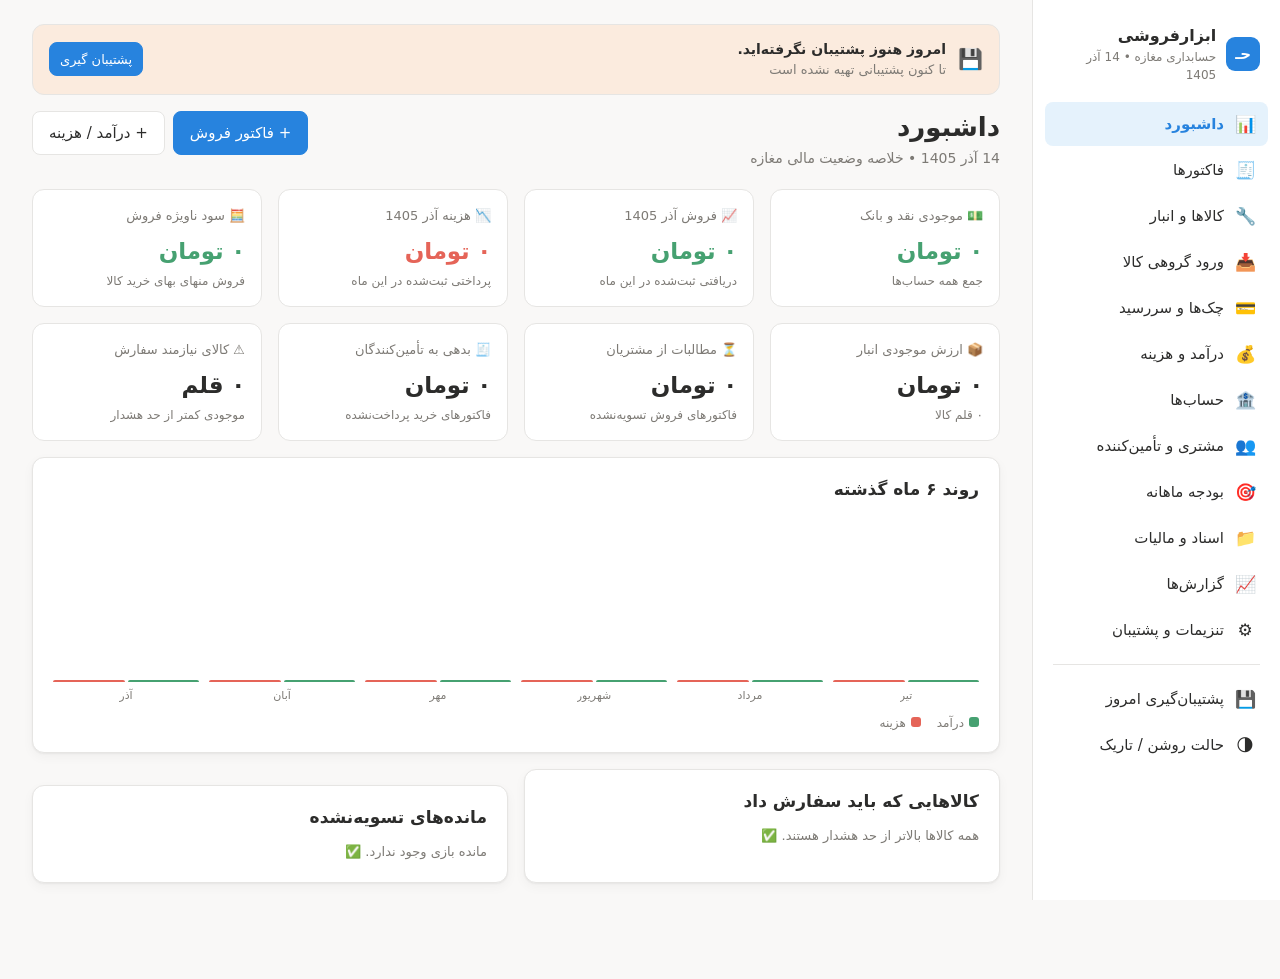
<file: hesabyar.html>
<!DOCTYPE html>
<html lang="fa" dir="rtl">
<head>
<meta charset="utf-8">
<meta name="viewport" content="width=device-width, initial-scale=1, viewport-fit=cover">
<meta name="theme-color" content="#2783DE">
<meta name="apple-mobile-web-app-capable" content="yes">
<title>حساب‌یار — نرم‌افزار حسابداری مغازه</title>
<style>
:root{
  --text:#2C2C2B; --text2:#7D7A75; --canvas:#FFFFFF; --soft:#F9F8F7; --soft2:#F0EFED;
  --border:#E6E5E3; --blue:#2783DE; --blueSoft:#E5F2FC; --green:#46A171; --greenSoft:#E8F1EC;
  --orange:#D5803B; --orangeSoft:#FBEBDE; --red:#E56458; --redSoft:#FCE9E7;
  --radius:8px; --radiusL:12px;
  --shadow:0 1px 2px rgba(0,0,0,.05), 0 4px 12px rgba(0,0,0,.04);
  --nav:248px;
}
html[data-theme="dark"]{
  --text:#FFFFFF; --text2:rgba(255,255,255,.65); --canvas:#191919; --soft:#202020; --soft2:#383836;
  --border:rgba(255,255,255,.20); --blue:#5E9FE8; --blueSoft:rgba(94,159,232,.12);
  --green:#72BC8F; --greenSoft:rgba(114,188,143,.12); --orange:#DE9255; --orangeSoft:rgba(222,146,85,.12);
  --red:#E97366; --redSoft:rgba(233,115,102,.12);
  --shadow:none;
}
*{box-sizing:border-box}
html,body{margin:0;padding:0}
body{
  background:var(--soft); color:var(--text);
  font-family:"Segoe UI",Tahoma,system-ui,-apple-system,"Noto Sans Arabic",sans-serif;
  font-size:16px; line-height:1.5; -webkit-text-size-adjust:100%;
}
button,input,select,textarea{font-family:inherit;font-size:16px;color:var(--text)}
h1,h2,h3{margin:0;font-weight:650;line-height:1.3}
h1{font-size:26px}
h2{font-size:22px}
h3{font-size:17px}
a{color:var(--blue)}
.hide{display:none !important}

/* ---------- shell ---------- */
.shell{display:flex;min-height:100vh}
.sidenav{
  width:var(--nav); flex:0 0 var(--nav); background:var(--canvas); border-inline-end:1px solid var(--border);
  padding:20px 12px; position:sticky; top:0; height:100vh; overflow-y:auto;
}
.brand{display:flex;align-items:center;gap:10px;padding:4px 8px 18px}
.brand .logo{width:34px;height:34px;border-radius:9px;background:var(--blue);color:#fff;display:grid;place-items:center;font-weight:700;font-size:15px}
.brand small{display:block;color:var(--text2);font-size:12px;font-weight:400}
.navbtn{
  display:flex;align-items:center;gap:10px;width:100%;padding:10px 12px;margin-bottom:2px;
  background:none;border:0;border-radius:var(--radius);cursor:pointer;text-align:right;font-size:15px;min-height:44px;
}
.navbtn:hover{background:var(--soft2)}
.navbtn.active{background:var(--blueSoft);color:var(--blue);font-weight:600}
.navbtn .ic{font-size:17px;width:22px;text-align:center}
.navsep{height:1px;background:var(--border);margin:12px 8px}
.main{flex:1;min-width:0;padding:24px 32px 96px;max-width:1180px}
.topbar{display:flex;align-items:flex-start;justify-content:space-between;gap:16px;margin-bottom:20px;flex-wrap:wrap}
.topbar .sub{color:var(--text2);font-size:14px;margin-top:4px}
.bottomnav{display:none}

@media (max-width:900px){
  .sidenav{display:none}
  .main{padding:16px 16px 92px;max-width:none}
  .bottomnav{
    display:flex;position:fixed;inset-inline:0;bottom:0;z-index:40;background:var(--canvas);
    border-top:1px solid var(--border);padding:6px 4px calc(6px + env(safe-area-inset-bottom));
  }
  .bottomnav button{
    flex:1;min-height:52px;background:none;border:0;border-radius:var(--radius);cursor:pointer;
    display:flex;flex-direction:column;align-items:center;justify-content:center;gap:2px;font-size:11px;color:var(--text2)
  }
  .bottomnav button .ic{font-size:19px}
  .bottomnav button.active{color:var(--blue);background:var(--blueSoft);font-weight:600}
}

/* ---------- pieces ---------- */
.card{background:var(--canvas);border:1px solid var(--border);border-radius:var(--radiusL);padding:20px;box-shadow:var(--shadow)}
.card + .card{margin-top:16px}
.card h3{margin-bottom:14px}
.grid{display:grid;gap:16px}
.g4{grid-template-columns:repeat(4,1fr)}
.g3{grid-template-columns:repeat(3,1fr)}
.g2{grid-template-columns:repeat(2,1fr)}
@media (max-width:900px){.g4{grid-template-columns:repeat(2,1fr)}.g3,.g2{grid-template-columns:1fr}}

.kpi{background:var(--canvas);border:1px solid var(--border);border-radius:var(--radiusL);padding:16px}
.kpi .lbl{color:var(--text2);font-size:13px;display:flex;align-items:center;gap:6px}
.kpi .val{font-size:23px;font-weight:700;margin-top:8px;letter-spacing:-.2px;direction:rtl}
.kpi .hint{color:var(--text2);font-size:12px;margin-top:4px}
.kpi .val .u{font-size:14px;font-weight:600;color:var(--text2)}
@media (max-width:900px){.kpi .val{font-size:19px}}
.kpi.pos .val{color:var(--green)} .kpi.neg .val{color:var(--red)} .kpi.warn .val{color:var(--orange)}

.btn{
  display:inline-flex;align-items:center;justify-content:center;gap:6px;min-height:44px;padding:10px 16px;
  border-radius:var(--radius);border:1px solid var(--border);background:var(--canvas);cursor:pointer;font-size:15px;
}
.btn:hover{background:var(--soft2)}
.btn.primary{background:var(--blue);border-color:var(--blue);color:#fff}
.btn.primary:hover{filter:brightness(.94)}
.btn.danger{color:var(--red);border-color:var(--border)}
.btn.sm{min-height:34px;padding:5px 10px;font-size:13px}
.btn:focus-visible,.navbtn:focus-visible,input:focus-visible,select:focus-visible,textarea:focus-visible{outline:2px solid var(--blue);outline-offset:2px}
.row{display:flex;gap:8px;flex-wrap:wrap;align-items:center}
.spacer{flex:1}

.tablewrap{overflow-x:auto;border:1px solid var(--border);border-radius:var(--radiusL);background:var(--canvas)}
table{width:100%;border-collapse:collapse;font-size:14px;min-width:640px}
th,td{padding:11px 12px;text-align:right;border-bottom:1px solid var(--border);white-space:nowrap}
th{background:var(--soft);font-weight:600;color:var(--text2);font-size:13px;position:sticky;top:0}
tbody tr:last-child td{border-bottom:0}
tbody tr:hover{background:var(--soft)}
td.num,th.num{font-variant-numeric:tabular-nums}
.empty{padding:40px 16px;text-align:center;color:var(--text2);font-size:14px}

.tag{display:inline-flex;align-items:center;gap:4px;padding:3px 9px;border-radius:999px;font-size:12px;font-weight:600;border:1px solid transparent}
.tag.b{background:var(--blueSoft);color:var(--blue)}
.tag.g{background:var(--greenSoft);color:var(--green)}
.tag.o{background:var(--orangeSoft);color:var(--orange)}
.tag.r{background:var(--redSoft);color:var(--red)}
.tag.n{background:var(--soft2);color:var(--text2)}

label.f{display:block;margin-bottom:12px;font-size:13px;color:var(--text2)}
label.f > span{display:block;margin-bottom:5px}
input,select,textarea{
  width:100%;padding:10px 12px;min-height:44px;border:1px solid var(--border);border-radius:var(--radius);
  background:var(--canvas);color:var(--text)
}
textarea{min-height:74px;resize:vertical}
input[type=checkbox]{width:20px;height:20px;min-height:0}
.fgrid{display:grid;grid-template-columns:1fr 1fr;gap:0 14px}
@media (max-width:640px){.fgrid{grid-template-columns:1fr}}

.banner{
  display:flex;gap:12px;align-items:center;padding:14px 16px;border-radius:var(--radiusL);
  border:1px solid var(--border);background:var(--orangeSoft);margin-bottom:16px;font-size:14px
}
.banner .ic{font-size:20px}
.banner.blue{background:var(--blueSoft)}

.bars{display:flex;flex-direction:column;gap:10px}
.bar{display:grid;grid-template-columns:120px 1fr auto;gap:10px;align-items:center;font-size:13px}
.bar .track{height:10px;border-radius:999px;background:var(--soft2);overflow:hidden}
.bar .fill{height:100%;border-radius:999px;background:var(--blue)}
.bar .fill.g{background:var(--green)} .bar .fill.r{background:var(--red)} .bar .fill.o{background:var(--orange)}
@media (max-width:640px){.bar{grid-template-columns:96px 1fr auto}}

.chart{display:flex;align-items:flex-end;gap:10px;height:190px;padding-top:8px}
.chart .col{flex:1;display:flex;flex-direction:column;justify-content:flex-end;align-items:center;gap:6px;min-width:0}
.chart .stack{width:100%;display:flex;gap:3px;align-items:flex-end;height:150px}
.chart .b1,.chart .b2{flex:1;border-radius:5px 5px 0 0;min-height:2px}
.chart .b1{background:var(--green)} .chart .b2{background:var(--red)}
.chart .cl{font-size:11px;color:var(--text2);white-space:nowrap;overflow:hidden;text-overflow:ellipsis;max-width:100%}
.legend{display:flex;gap:16px;font-size:12px;color:var(--text2);margin-top:10px;flex-wrap:wrap}
.legend i{display:inline-block;width:10px;height:10px;border-radius:3px;margin-inline-end:5px}

/* ---------- modal ---------- */
.overlay{position:fixed;inset:0;background:rgba(0,0,0,.42);display:flex;align-items:center;justify-content:center;padding:16px;z-index:60}
.modal{background:var(--canvas);border-radius:var(--radiusL);border:1px solid var(--border);width:100%;max-width:720px;max-height:92vh;overflow:auto}
.modal .mh{display:flex;align-items:center;justify-content:space-between;gap:12px;padding:18px 20px;border-bottom:1px solid var(--border);position:sticky;top:0;background:var(--canvas)}
.modal .mb{padding:20px}
.modal .mf{display:flex;gap:8px;justify-content:flex-start;padding:16px 20px;border-top:1px solid var(--border);position:sticky;bottom:0;background:var(--canvas)}
.x{background:none;border:0;font-size:22px;cursor:pointer;color:var(--text2);min-width:44px;min-height:44px;border-radius:var(--radius)}
.x:hover{background:var(--soft2)}

#toast{position:fixed;inset-inline:0;bottom:84px;display:flex;justify-content:center;pointer-events:none;z-index:80}
#toast div{background:var(--text);color:var(--canvas);padding:11px 18px;border-radius:999px;font-size:14px;box-shadow:var(--shadow)}

.itemrow{display:grid;grid-template-columns:1.7fr .6fr 1fr .8fr .9fr auto;gap:8px;align-items:center;margin-bottom:8px}
.itemrow.cost{grid-template-columns:1.5fr .6fr 1fr .8fr 1fr .9fr auto}
.itemrow .lbl{display:none}
@media (max-width:640px){
  .itemrow{grid-template-columns:1fr 1fr;padding:12px;border:1px solid var(--border);border-radius:var(--radius)}
  .itemrow .lbl{display:block;font-size:11px;color:var(--text2);margin-bottom:3px}
  .itemrow .wide{grid-column:1 / -1}
}
.muted{color:var(--text2)}
.small{font-size:13px}
.mono{font-variant-numeric:tabular-nums}
.right{text-align:left}
.totbox{background:var(--soft);border-radius:var(--radius);padding:14px;font-size:14px}
.totbox div{display:flex;justify-content:space-between;padding:4px 0}
.totbox .big{font-size:17px;font-weight:700;border-top:1px solid var(--border);margin-top:6px;padding-top:10px}

/* ---------- print ---------- */
#printarea{display:none}
.pv .ph{display:flex;justify-content:space-between;gap:20px;border-bottom:2px solid #333;padding-bottom:10px;margin-bottom:12px}
.pv .pc{margin-bottom:10px}
.pv table.pt{width:100%;border-collapse:collapse;margin-bottom:12px}
.pv table.pt th{background:#eee;border:1px solid #999;padding:6px;font-size:12px}
.pv table.pt td{border:1px solid #ccc;padding:6px;white-space:normal}
.pv .pf{display:flex;justify-content:space-between;gap:20px;align-items:flex-start}
.pv .pnote{flex:1;font-size:12px}
.pv table.psum{border-collapse:collapse;min-width:260px}
.pv table.psum td{border-bottom:1px solid #ddd;padding:5px 8px;font-size:12px}
.pv table.psum tr.big td{font-size:15px;font-weight:700;border-top:2px solid #333}
.pv .num{text-align:left;font-variant-numeric:tabular-nums}
@media print{
  body{background:#fff}
  .shell,#toast,.overlay{display:none !important}
  #printarea{display:block !important;padding:0;color:#000;font-size:13px}
  #printarea table{min-width:0}
  #printarea th,#printarea td{border-bottom:1px solid #ccc}
}
</style>
</head>
<body>
<div class="shell">
  <aside class="sidenav">
    <div class="brand">
      <div class="logo">حـ</div>
      <div><strong id="brandName">حساب‌یار</strong><small id="brandSub">حسابداری مغازه</small></div>
    </div>
    <div id="navList"></div>
    <div class="navsep"></div>
    <button class="navbtn" data-action="backup"><span class="ic">💾</span> پشتیبان‌گیری امروز</button>
    <button class="navbtn" data-action="theme"><span class="ic">🌗</span> حالت روشن / تاریک</button>
  </aside>
  <main class="main" id="main"></main>
</div>
<nav class="bottomnav" id="bottomNav"></nav>
<div id="modalRoot"></div>
<div id="toast"></div>
<div id="printarea"></div>
<script>
/* ================= حساب‌یار | نرم‌افزار حسابداری مغازه — آفلاین ================= */
(function () {
'use strict';

/* ---------------- تقویم شمسی ---------------- */
var MONTHS = ['فروردین','اردیبهشت','خرداد','تیر','مرداد','شهریور','مهر','آبان','آذر','دی','بهمن','اسفند'];

function div(a, b) { return Math.floor(a / b); }
function g2j(gy, gm, gd) {
  var g_d_m = [0,31,59,90,120,151,181,212,243,273,304,334];
  var gy2 = (gm > 2) ? (gy + 1) : gy;
  var days = 355666 + (365 * gy) + div(gy2 + 3, 4) - div(gy2 + 99, 100) + div(gy2 + 399, 400) + gd + g_d_m[gm - 1];
  var jy = -1595 + (33 * div(days, 12053)); days %= 12053;
  jy += 4 * div(days, 1461); days %= 1461;
  if (days > 365) { jy += div(days - 1, 365); days = (days - 1) % 365; }
  var jm, jd;
  if (days < 186) { jm = 1 + div(days, 31); jd = 1 + (days % 31); }
  else { jm = 7 + div(days - 186, 30); jd = 1 + ((days - 186) % 30); }
  return [jy, jm, jd];
}
function j2g(jy, jm, jd) {
  var gy = (jy > 979) ? 1600 : 621;
  jy -= (jy > 979) ? 979 : 0;
  var days = (365 * jy) + (div(jy, 33) * 8) + div((jy % 33) + 3, 4) + 78 + jd + ((jm < 7) ? (jm - 1) * 31 : ((jm - 7) * 30) + 186);
  gy += 400 * div(days, 146097); days %= 146097;
  if (days > 36524) { gy += 100 * div(--days, 36524); days %= 36524; if (days >= 365) days++; }
  gy += 4 * div(days, 1461); days %= 1461;
  if (days > 365) { gy += div(days - 1, 365); days = (days - 1) % 365; }
  var gd = days + 1;
  var sal_a = [0,31,((gy % 4 === 0 && gy % 100 !== 0) || (gy % 400 === 0)) ? 29 : 28,31,30,31,30,31,31,30,31,30,31];
  var gm = 0;
  for (gm = 1; gm <= 12 && gd > sal_a[gm]; gm++) gd -= sal_a[gm];
  return [gy, gm, gd];
}
function pad(n) { return (n < 10 ? '0' : '') + n; }
/* ISO (میلادی متنی YYYY-MM-DD) <-> شمسی متنی YYYY/MM/DD */
function isoToJ(iso) {
  if (!iso) return '';
  var p = iso.split('-');
  var j = g2j(+p[0], +p[1], +p[2]);
  return j[0] + '/' + pad(j[1]) + '/' + pad(j[2]);
}
function enDigits(s) {
  return String(s == null ? '' : s)
    .replace(/[\u06f0-\u06f9]/g, function (d) { return String(d.charCodeAt(0) - 0x06f0); })
    .replace(/[\u0660-\u0669]/g, function (d) { return String(d.charCodeAt(0) - 0x0660); });
}
function jToIso(js) {
  if (!js) return '';
  var p = enDigits(js).replace(/[^0-9]/g, '/').split('/').filter(function (x) { return x !== ''; });
  if (p.length < 3) return '';
  var jy = +p[0], jm = +p[1], jd = +p[2];
  if (jy < 1200) jy += 1300;
  if (jm < 1 || jm > 12 || jd < 1 || jd > 31) return '';
  var g = j2g(jy, jm, jd);
  return g[0] + '-' + pad(g[1]) + '-' + pad(g[2]);
}
function todayIso() { var d = new Date(); return d.getFullYear() + '-' + pad(d.getMonth() + 1) + '-' + pad(d.getDate()); }
function jParts(iso) { var p = (iso || todayIso()).split('-'); return g2j(+p[0], +p[1], +p[2]); }
function jYear(iso) { return jParts(iso)[0]; }
function jMonth(iso) { return jParts(iso)[1]; }
function jLabel(iso) { var j = jParts(iso); return j[2] + ' ' + MONTHS[j[1] - 1] + ' ' + j[0]; }
function monthKey(iso) { var j = jParts(iso); return j[0] + '-' + pad(j[1]); }
function monthKeyLabel(key) { var p = key.split('-'); return MONTHS[+p[1] - 1] + ' ' + p[0]; }
function currentMonthKey() { return monthKey(todayIso()); }
function lastMonthKeys(n) {
  var j = jParts(todayIso()), y = j[0], m = j[1], out = [];
  for (var i = 0; i < n; i++) { out.unshift(y + '-' + pad(m)); m--; if (m === 0) { m = 12; y--; } }
  return out;
}

/* ---------------- ابزار ---------------- */
var FA = ['۰','۱','۲','۳','۴','۵','۶','۷','۸','۹'];
function faNum(s) { return String(s).replace(/[0-9]/g, function (d) { return FA[+d]; }); }
function money(n) {
  n = Math.round(+n || 0);
  var neg = n < 0; n = Math.abs(n);
  var s = String(n).replace(/\B(?=(\d{3})+(?!\d))/g, '٬');
  return (neg ? '−' : '') + faNum(s);
}
function toman(n) { return money(n) + ' تومان'; }
function num(v) { var n = parseFloat(enDigits(v).replace(/[,٬\s]/g, '')); return isNaN(n) ? 0 : n; }
function uid(p) { return (p || 'id') + '-' + Date.now().toString(36) + '-' + Math.random().toString(36).slice(2, 7); }
function esc(s) { return String(s == null ? '' : s).replace(/[&<>"']/g, function (c) { return ({ '&': '&amp;', '<': '&lt;', '>': '&gt;', '"': '&quot;', "'": '&#39;' })[c]; }); }
function el(id) { return document.getElementById(id); }
function val(id) { var e = el(id); return e ? e.value.trim() : ''; }
function sum(arr, f) { return arr.reduce(function (a, x) { return a + (+f(x) || 0); }, 0); }
function toast(msg) {
  var t = el('toast'); t.innerHTML = '<div>' + esc(msg) + '</div>';
  clearTimeout(toast._t); toast._t = setTimeout(function () { t.innerHTML = ''; }, 2600);
}

/* ---------------- داده ---------------- */
var KEY = 'hesabyar.v1';
var EXPENSE_CATS = ['خرید کالا','اجاره مغازه','حقوق و دستمزد','آب و برق و گاز و تلفن','حمل و نقل','تبلیغات','مالیات و عوارض','بیمه','تجهیزات و تعمیرات','لوازم مصرفی مغازه','کارمزد بانکی','برداش�� شخصی','متفرقه'];
var INCOME_CATS = ['فروش کالا','خدمات و تعمیرات','تخفیف خرید از تأمین‌کننده','آورده نقدی مالک','سایر درآمد'];
var UNITS = ['عدد','بسته','متر','کیلوگرم','جفت','حلقه','لیتر'];
var CATS = ['ابزار برقی','ابزار دستی','یراق و قفل','پیچ و مهره','لوازم برقی و سیم','لوله و اتصالات','رنگ و چسب','ایمنی و حفاطت','مواد مصرفی'];
var METHODS = ['نقد','کارتخوان','کارت به کارت','انتقال بانکی','چک','اعتباری'];
var DOCTYPES = ['فاکتور رسمی خرید','فاکتور رسمی فروش','رسید بانکی','قرارداد','اژهارنامه مالیاتی','فیش پرداخت مالیات','بیمه','اجاره‌نامه','سایر'];

function blank() {
  return {
    settings: { shop: 'ابزارفروشی', owner: '', phone: '', address: '', taxRate: 10, theme: 'light', buyMarkup: 25, autoMargin: 20, addNewFromPurchase: true },
    accounts: [], contacts: [], products: [], invoices: [], txns: [], budgets: [], docs: [], cheques: [],
    meta: { lastBackup: '', created: todayIso(), snapshots: [] }
  };
}
var S = blank();

function load() {
  try {
    var raw = localStorage.getItem(KEY);
    if (raw) {
      var d = JSON.parse(raw), b = blank();
      Object.keys(b).forEach(function (k) { if (d[k] == null) d[k] = b[k]; });
      Object.keys(b.settings).forEach(function (k) { if (d.settings[k] == null) d.settings[k] = b.settings[k]; });
      S = d;
    } else { S = blank(); seed(); save(); }
  } catch (e) { S = blank(); }
}
function save() {
  try { localStorage.setItem(KEY, JSON.stringify(S)); }
  catch (e) { toast('ذخیره در حافطه مرورگر انجام نشد — لطفاً خروجی پشتیبان بگیرید'); }
}
function seed() {
  S.accounts = [
    { id: uid('acc'), name: 'صندوق مغازه', type: 'صندوق نقدی', opening: 0, note: '', active: true },
    { id: uid('acc'), name: 'حساب بانکی مغازه', type: 'حساب بانکی', opening: 0, note: '', active: true },
    { id: uid('acc'), name: 'کارتخوان', type: 'کارتخوان (POS)', opening: 0, note: '', active: true }
  ];
}

/* ---------------- محاسبات ---------------- */
function byId(list, id) { for (var i = 0; i < list.length; i++) if (list[i].id === id) return list[i]; return null; }
function pName(id) { var p = byId(S.products, id); return p ? p.name : '—'; }
function cName(id) { var c = byId(S.contacts, id); return c ? c.name : '—'; }
function aName(id) { var a = byId(S.accounts, id); return a ? a.name : '—'; }

function invSubtotal(inv) { return sum(inv.items || [], function (it) { return Math.max(0, num(it.qty) * num(it.price) - num(it.discount)); }); }
function invTax(inv) { return Math.round((invSubtotal(inv) - num(inv.discount)) * num(inv.taxRate) / 100); }
function invTotal(inv) { return Math.max(0, invSubtotal(inv) - num(inv.discount) + invTax(inv)); }
function invPaid(inv) { return sum(S.txns.filter(function (t) { return t.invoiceId === inv.id; }), function (t) { return t.amount; }) + num(inv.openingPaid); }
function invBalance(inv) { return invTotal(inv) - invPaid(inv); }
function invCost(inv) {
  return sum(inv.items || [], function (it) {
    var p = byId(S.products, it.productId);
    var c = it.cost != null && it.cost !== '' ? num(it.cost) : (p ? num(p.buy) : 0);
    return c * num(it.qty);
  });
}
function invProfit(inv) { return invSubtotal(inv) - num(inv.discount) - invCost(inv); }
function invStatus(inv) {
  var b = invBalance(inv);
  if (b <= 0) return { t: 'تسویه شده', c: 'g' };
  if (invPaid(inv) > 0) return { t: 'بخشی پرداخت شده', c: 'o' };
  if (inv.due && inv.due < todayIso()) return { t: 'معوق', c: 'r' };
  return { t: 'پرداخت نشده', c: 'n' };
}
function accBalance(id) {
  var a = byId(S.accounts, id); if (!a) return 0;
  var b = num(a.opening);
  S.txns.forEach(function (t) {
    if (t.type === 'درآمد' && t.accountId === id) b += num(t.amount);
    if (t.type === 'هزینه' && t.accountId === id) b -= num(t.amount);
    if (t.type === 'انتقال') { if (t.accountId === id) b -= num(t.amount); if (t.toAccountId === id) b += num(t.amount); }
  });
  return b;
}
function cashTotal() { return sum(S.accounts, function (a) { return accBalance(a.id); }); }
function stockValue() { return sum(S.products, function (p) { return num(p.stock) * num(p.buy); }); }
function lowStock() { return S.products.filter(function (p) { return num(p.stock) <= num(p.min); }); }
function receivable() { return sum(S.invoices.filter(function (i) { return i.kind === 'فروش'; }), function (i) { return Math.max(0, invBalance(i)); }); }
function payable() { return sum(S.invoices.filter(function (i) { return i.kind === 'خرید'; }), function (i) { return Math.max(0, invBalance(i)); }); }
function monthTxns(key) { return S.txns.filter(function (t) { return monthKey(t.date) === key; }); }
function monthIncome(key) { return sum(monthTxns(key).filter(function (t) { return t.type === 'درآمد'; }), function (t) { return t.amount; }); }
function monthExpense(key) { return sum(monthTxns(key).filter(function (t) { return t.type === 'هزینه'; }), function (t) { return t.amount; }); }
function monthSalesProfit(key) {
  return sum(S.invoices.filter(function (i) { return i.kind === 'فروش' && monthKey(i.date) === key; }), function (i) { return invProfit(i); });
}

/* ---------------- موجودی کالا ---------------- */
function applyStock(inv, dir) {
  (inv.items || []).forEach(function (it) {
    var p = byId(S.products, it.productId); if (!p) return;
    var q = num(it.qty) * dir;
    p.stock = num(p.stock) + (inv.kind === 'فروش' || inv.kind === 'مرجوعی خرید' ? -q : q);
  });
}

/* ---------------- پشتیبان ---------------- */
function exportJson(silent) {
  var name = 'hesabyar-backup-' + isoToJ(todayIso()).replace(/\//g, '-') + '.json';
  downloadBlob(JSON.stringify(S, null, 1), name, 'application/json');
  S.meta.lastBackup = todayIso();
  var snaps = S.meta.snapshots || []; snaps.unshift(todayIso()); S.meta.snapshots = snaps.slice(0, 30);
  save(); if (!silent) toast('پشتیبان امروز ذخیره شد: ' + name);
  render();
}
function downloadBlob(text, name, mime) {
  var blob = new Blob(['\ufeff' + text], { type: (mime || 'text/plain') + ';charset=utf-8' });
  var a = document.createElement('a');
  a.href = URL.createObjectURL(blob); a.download = name; document.body.appendChild(a); a.click();
  setTimeout(function () { URL.revokeObjectURL(a.href); a.remove(); }, 1500);
}
function csv(rows) {
  return rows.map(function (r) {
    return r.map(function (c) { var s = String(c == null ? '' : c); return /[",\n]/.test(s) ? '"' + s.replace(/"/g, '""') + '"' : s; }).join(',');
  }).join('\r\n');
}
function exportAllCsv() {
  var parts = [];
  parts.push(['# کالاها'], ['نام','کد','دسته','واحد','خرید','فروش','موجودی','حد هشدار']);
  S.products.forEach(function (p) { parts.push([p.name, p.sku, p.cat, p.unit, p.buy, p.sell, p.stock, p.min]); });
  parts.push([], ['# فاکتورها'], ['شماره','نوع','تاریخ شمسی','طرف‌حساب','جمع اقلام','تخفیف','مالیات','مبلغ کل','پرداخت‌شده','مانده','سود']);
  S.invoices.forEach(function (i) { parts.push([i.no, i.kind, isoToJ(i.date), cName(i.contactId), invSubtotal(i), num(i.discount), invTax(i), invTotal(i), invPaid(i), invBalance(i), invProfit(i)]); });
  parts.push([], ['# اقلام فاکتور'], ['فاکتور','کالا','تعداد','قیمت واحد','تخفیف','مبلغ']);
  S.invoices.forEach(function (i) { (i.items || []).forEach(function (it) { parts.push([i.no, it.desc || pName(it.productId), it.qty, it.price, it.discount, Math.max(0, num(it.qty) * num(it.price) - num(it.discount))]); }); });
  parts.push([], ['# تراکنش‌ها'], ['تاریخ شمسی','نوع','دسته','مبلغ','حساب','به حساب','طرف‌حساب','روش','شرح']);
  S.txns.forEach(function (t) { parts.push([isoToJ(t.date), t.type, t.cat, t.amount, aName(t.accountId), t.toAccountId ? aName(t.toAccountId) : '', t.contactId ? cName(t.contactId) : '', t.method, t.note]); });
  parts.push([], ['# چک‌ها'], ['شماره','نوع','بانک','طرف‌حساب','سررسید شمسی','مبلغ','وضعیت']);
  (S.cheques || []).forEach(function (c) { parts.push([c.no, c.kind, c.bank, cName(c.contactId), isoToJ(c.due), c.amount, c.status]); });
  parts.push([], ['# حساب‌ها'], ['نام','نوع','موجودی اولیه','موجودی فعلی']);
  S.accounts.forEach(function (a) { parts.push([a.name, a.type, a.opening, accBalance(a.id)]); });
  parts.push([], ['# طرف‌حساب‌ها'], ['نام','نوع','تلفن','آدرس']);
  S.contacts.forEach(function (c) { parts.push([c.name, c.role, c.phone, c.address]); });
  parts.push([], ['# بودجه'], ['ماه','دسته','مبلغ بودجه']);
  S.budgets.forEach(function (b) { parts.push([monthKeyLabel(b.month), b.cat, b.amount]); });
  parts.push([], ['# اسناد'], ['عنوان','نوع','تاریخ شمسی','مبلغ','مالیات','شماره','یادداشت']);
  S.docs.forEach(function (d) { parts.push([d.title, d.type, isoToJ(d.date), d.amount, d.tax, d.no, d.note]); });
  downloadBlob(csv(parts), 'hesabyar-full-' + isoToJ(todayIso()).replace(/\//g, '-') + '.csv', 'text/csv');
  toast('خروجی کامل CSV آماده شد (قابل باز کردن در اکسل)');
}
function importJson(file) {
  var r = new FileReader();
  r.onload = function () {
    try {
      var d = JSON.parse(String(r.result).replace(/^\ufeff/, ''));
      if (!d || !d.settings) throw 0;
      S = d; save(); toast('اطلاعات پشتیبان بازگردانده شد'); closeModal(); render();
    } catch (e) { toast('فایل پشتیبان معتبر نیست'); }
  };
  r.readAsText(file);
}

/* ================== نمایش ================== */
var NAV = [
  { k: 'dash', t: 'داشبورد', ic: '📊' },
  { k: 'invoices', t: 'فاکتورها', ic: '🧾' },
  { k: 'products', t: 'کالاها و انبار', ic: '🔧' },
  { k: 'bulk', t: 'ورود گروهی کالا', ic: '📥' },
  { k: 'cheques', t: 'چک‌ها و سررسید', ic: '💳' },
  { k: 'txns', t: 'درآمد و هزینه', ic: '💰' },
  { k: 'accounts', t: 'حساب‌ها', ic: '🏦' },
  { k: 'contacts', t: 'مشتری و تأمین‌کننده', ic: '👥' },
  { k: 'budget', t: 'بودجه ماهانه', ic: '🎯' },
  { k: 'docs', t: 'اسناد و مالیات', ic: '📁' },
  { k: 'reports', t: 'گزارش‌ها', ic: '📈' },
  { k: 'settings', t: 'تنزیمات و پشتیبان', ic: '⚙️' }
];
var VIEW = 'dash';
var F = { invKind: '', invMonth: '', invQ: '', prodCat: '', prodQ: '', txType: '', txMonth: currentMonthKey(), budMonth: currentMonthKey(), repMonth: currentMonthKey() };

function monthOptions(sel, allLabel) {
  var keys = lastMonthKeys(14).slice().reverse();
  var o = allLabel ? '<option value="">' + allLabel + '</option>' : '';
  keys.forEach(function (k) { o += '<option value="' + k + '"' + (k === sel ? ' selected' : '') + '>' + monthKeyLabel(k) + '</option>'; });
  return o;
}
function opts(list, sel, placeholder) {
  var o = placeholder ? '<option value="">' + placeholder + '</option>' : '';
  list.forEach(function (x) {
    var v = typeof x === 'string' ? x : x.id, t = typeof x === 'string' ? x : x.name;
    o += '<option value="' + esc(v) + '"' + (v === sel ? ' selected' : '') + '>' + esc(t) + '</option>';
  });
  return o;
}
function kpi(lbl, v, cls, hint) {
  return '<div class="kpi ' + (cls || '') + '"><div class="lbl">' + lbl + '</div><div class="val">' + v + '</div>' + (hint ? '<div class="hint">' + hint + '</div>' : '') + '</div>';
}
function table(head, rows, emptyMsg) {
  if (!rows.length) return '<div class="tablewrap"><div class="empty">' + emptyMsg + '</div></div>';
  return '<div class="tablewrap"><table><thead><tr>' + head.map(function (h) { return '<th>' + h + '</th>'; }).join('') +
    '</tr></thead><tbody>' + rows.join('') + '</tbody></table></div>';
}
function header(title, sub, actions) {
  return '<div class="topbar"><div><h1>' + title + '</h1><div class="sub">' + sub + '</div></div><div class="row">' + (actions || '') + '</div></div>';
}

function render() {
  document.documentElement.setAttribute('data-theme', S.settings.theme === 'dark' ? 'dark' : 'light');
  el('brandName').textContent = S.settings.shop || 'حساب‌یار';
  el('brandSub').textContent = 'حسابداری مغازه • ' + jLabel(todayIso());
  el('navList').innerHTML = NAV.map(function (n) {
    return '<button class="navbtn' + (VIEW === n.k ? ' active' : '') + '" data-action="go" data-k="' + n.k + '"><span class="ic">' + n.ic + '</span>' + n.t + '</button>';
  }).join('');
  var bn = [NAV[0], NAV[1], NAV[2], NAV[3], { k: '__more', t: 'بیشتر', ic: '☰' }];
  el('bottomNav').innerHTML = bn.map(function (n) {
    return '<button class="' + (VIEW === n.k ? 'active' : '') + '" data-action="' + (n.k === '__more' ? 'more' : 'go') + '" data-k="' + n.k + '"><span class="ic">' + n.ic + '</span>' + n.t + '</button>';
  }).join('');
  var m = el('main');
  m.innerHTML = ({ dash: vDash, invoices: vInvoices, products: vProducts, bulk: vBulk, cheques: vCheques,
    txns: vTxns, accounts: vAccounts, contacts: vContacts, budget: vBudget, docs: vDocs,
    reports: vReports, settings: vSettings })[VIEW]();
  m.scrollTop = 0; window.scrollTo(0, 0);
}

/* ---------------- داشبورد ---------------- */
function vDash() {
  var mk = currentMonthKey(), inc = monthIncome(mk), exp = monthExpense(mk), pr = monthSalesProfit(mk);
  var h = '';
  if (S.meta.lastBackup !== todayIso()) {
    h += '<div class="banner"><span class="ic">💾</span><div><strong>امروز هنوز پشتیبان نگرفته‌اید.</strong>' +
      '<div class="muted small">' + (S.meta.lastBackup ? 'آخرین پشتیبان: ' + jLabel(S.meta.lastBackup) : 'تا کنون پشتیبانی تهیه نشده است') + '</div></div>' +
      '<div class="spacer"></div><button class="btn primary sm" data-action="backup">پشتیبان گیری</button></div>';
  }
  var chd = chqDueSoon();
  if (chd.length) {
    h += '<div class="banner"><span class="ic">💳</span><div><strong>' + faNum(chd.length) + ' چک تا ۷ روز آینده سررسید دارد.</strong>' +
      '<div class="muted small">' + chd.slice(0, 3).map(function (c) { return esc(c.kind.split(' ')[0]) + ' ' + faNum(isoToJ(c.due)) + ' — ' + toman(c.amount); }).join(' • ') + '</div></div>' +
      '<div class="spacer"></div><button class="btn sm" data-action="go" data-k="cheques">دیدن چک‌ها</button></div>';
  }
  h += header('داشبورد', jLabel(todayIso()) + ' • خلاصه وضعیت مالی مغازه',
    '<button class="btn primary" data-action="newInvoice" data-kind="فروش">+ فاکتور فروش</button>' +
    '<button class="btn" data-action="newTxn">+ درآمد / هزینه</button>');
  h += '<div class="grid g4">' +
    kpi('💵 موجودی نقد و بانک', toman(cashTotal()), cashTotal() >= 0 ? 'pos' : 'neg', 'جمع همه حساب‌ها') +
    kpi('📈 فروش ' + monthKeyLabel(mk), toman(inc), 'pos', 'دریافتی ثبت‌شده در این ماه') +
    kpi('📉 هزینه ' + monthKeyLabel(mk), toman(exp), 'neg', 'پرداختی ثبت‌شده در این ماه') +
    kpi('🧮 سود ناویژه فروش', toman(pr), pr >= 0 ? 'pos' : 'neg', 'فروش منهای بهای خرید کالا') +
    '</div>';
  h += '<div class="grid g4" style="margin-top:16px">' +
    kpi('📦 ارزش موجودی انبار', toman(stockValue()), '', faNum(S.products.length) + ' قلم کالا') +
    kpi('⏳ مطالبات از مشتریان', toman(receivable()), receivable() > 0 ? 'warn' : '', 'فاکتورهای فروش تسویه‌نشده') +
    kpi('🧾 بدهی به تأمین‌کنندگان', toman(payable()), payable() > 0 ? 'warn' : '', 'فاکتورهای خرید پرداخت‌نشده') +
    kpi('⚠️ کالای نیازمند سفارش', faNum(lowStock().length) + ' قلم', lowStock().length ? 'warn' : '', 'موجودی کمتر از حد هشدار') +
    '</div>';

  var keys = lastMonthKeys(6);
  var maxv = Math.max(1, Math.max.apply(null, keys.map(function (k) { return Math.max(monthIncome(k), monthExpense(k)); })));
  h += '<div class="card" style="margin-top:16px"><h3>روند ۶ ماه گذشته</h3><div class="chart">' +
    keys.map(function (k) {
      var i = monthIncome(k), e = monthExpense(k);
      return '<div class="col"><div class="stack">' +
        '<div class="b1" style="height:' + Math.round(i / maxv * 100) + '%" title="درآمد: ' + toman(i) + '"></div>' +
        '<div class="b2" style="height:' + Math.round(e / maxv * 100) + '%" title="هزینه: ' + toman(e) + '"></div>' +
        '</div><div class="cl">' + monthKeyLabel(k).split(' ')[0] + '</div></div>';
    }).join('') + '</div><div class="legend"><span><i style="background:var(--green)"></i>درآمد</span><span><i style="background:var(--red)"></i>هزینه</span></div></div>';

  var low = lowStock().slice(0, 8);
  h += '<div class="grid g2" style="margin-top:16px">';
  h += '<div class="card"><h3>کالاهایی که باید سفارش داد</h3>' +
    (low.length ? '<div class="bars">' + low.map(function (p) {
      var pct = num(p.min) > 0 ? Math.min(100, Math.round(num(p.stock) / num(p.min) * 100)) : 0;
      return '<div class="bar"><span>' + esc(p.name) + '</span><span class="track"><span class="fill ' + (num(p.stock) <= 0 ? 'r' : 'o') + '" style="width:' + pct + '%"></span></span>' +
        '<span class="mono">' + faNum(num(p.stock)) + ' / ' + faNum(num(p.min)) + '</span></div>';
    }).join('') + '</div>' : '<div class="muted small">همه کالاها بالاتر از حد هشدار هستند. ✅</div>') + '</div>';

  var openInv = S.invoices.filter(function (i) { return invBalance(i) > 0; }).sort(function (a, b) { return (a.due || a.date) < (b.due || b.date) ? -1 : 1; }).slice(0, 8);
  h += '<div class="card"><h3>مانده‌های تسویه‌نشده</h3>' +
    (openInv.length ? '<div class="bars">' + openInv.map(function (i) {
      var st = invStatus(i);
      return '<div class="row small" style="justify-content:space-between;border-bottom:1px solid var(--border);padding:7px 0">' +
        '<span>' + esc(i.no) + ' • ' + esc(cName(i.contactId)) + '</span>' +
        '<span class="row"><span class="tag ' + st.c + '">' + st.t + '</span><span class="mono">' + toman(invBalance(i)) + '</span></span></div>';
    }).join('') + '</div>' : '<div class="muted small">مانده بازی وجود ندارد. ✅</div>') + '</div>';
  h += '</div>';
  return h;
}

/* ---------------- فاکتورها ---------------- */
function vInvoices() {
  var list = S.invoices.filter(function (i) {
    if (F.invKind && i.kind !== F.invKind) return false;
    if (F.invMonth && monthKey(i.date) !== F.invMonth) return false;
    if (F.invQ) {
      var q = F.invQ.toLowerCase();
      if (!((i.no || '').toLowerCase().indexOf(q) > -1 || cName(i.contactId).toLowerCase().indexOf(q) > -1)) return false;
    }
    return true;
  }).sort(function (a, b) { return a.date < b.date ? 1 : a.date > b.date ? -1 : 0; });

  var h = header('فاکتورها', 'صدور فاکتور فروش و ثبت فاکتور خرید، به همراه پیگیری پرداخت',
    '<button class="btn primary" data-action="newInvoice" data-kind="فروش">+ فاکتور فروش</button>' +
    '<button class="btn" data-action="newInvoice" data-kind="خرید">+ فاکتور خرید</button>');
  h += '<div class="card"><div class="row">' +
    '<select data-filter="invKind" style="max-width:170px">' + opts(['فروش','خرید','مرجوعی فروش','مرجوعی خرید'], F.invKind, 'همه انواع') + '</select>' +
    '<select data-filter="invMonth" style="max-width:190px">' + monthOptions(F.invMonth, 'همه ماه‌ها') + '</select>' +
    '<input data-filter="invQ" value="' + esc(F.invQ) + '" placeholder="جستجوی شماره فاکتور یا نام طرف‌حساب" style="max-width:290px">' +
    '<div class="spacer"></div><span class="muted small">' + faNum(list.length) + ' فاکتور • جمع: ' + toman(sum(list, invTotal)) + '</span>' +
    '</div></div><div style="margin-top:16px"></div>';

  var rows = list.map(function (i) {
    var st = invStatus(i);
    return '<tr><td>' + esc(i.no) + '</td><td>' + faNum(isoToJ(i.date)) + '</td>' +
      '<td><span class="tag ' + (i.kind === 'فروش' ? 'g' : i.kind === 'خرید' ? 'o' : 'n') + '">' + esc(i.kind) + '</span></td>' +
      '<td>' + esc(cName(i.contactId)) + '</td>' +
      '<td class="num">' + money(invTotal(i)) + '</td><td class="num">' + money(invPaid(i)) + '</td>' +
      '<td class="num">' + money(invBalance(i)) + '</td>' +
      '<td><span class="tag ' + st.c + '">' + st.t + '</span></td>' +
      '<td class="row">' +
        (invBalance(i) > 0 ? '<button class="btn sm primary" data-action="pay" data-id="' + i.id + '">ثبت پرداخت</button>' : '') +
        '<button class="btn sm" data-action="editInvoice" data-id="' + i.id + '">ویرایش</button>' +
        '<button class="btn sm" data-action="printInvoice" data-id="' + i.id + '">چاپ</button>' +
        '<button class="btn sm danger" data-action="delInvoice" data-id="' + i.id + '">حذف</button>' +
      '</td></tr>';
  });
  h += table(['شماره','تاریخ','نوع','طرف‌حساب','مبلغ کل','پرداخت‌شده','مانده','وضعیت','عملیات'], rows, 'فاکتوری ثبت نشده است. با دکمه «فاکتور فروش» شروع کنید.');
  return h;
}

/* ---------------- کالاها ---------------- */
function vProducts() {
  var list = S.products.filter(function (p) {
    if (F.prodCat && p.cat !== F.prodCat) return false;
    if (F.prodQ) { var q = F.prodQ.toLowerCase(); if ((p.name + ' ' + (p.sku || '') + ' ' + (p.brand || '')).toLowerCase().indexOf(q) < 0) return false; }
    return true;
  });
  var h = header('کالاها و انبار', 'لیست قیمت، موجودی و حاشیه سود کالاهای مغازه',
    '<button class="btn primary" data-action="newProduct">+ کالای جدید</button>' +
    '<button class="btn" data-action="priceBump">️٪ افزایش گروهی قیمت</button>' +
    '<button class="btn" data-action="go" data-k="bulk">📥 ورود گروهی</button>');
  h += '<div class="grid g3">' +
    kpi('ارزش موجودی (قیمت خرید)', toman(stockValue())) +
    kpi('ارزش موجودی (قیمت فروش)', toman(sum(S.products, function (p) { return num(p.stock) * num(p.sell); }))) +
    kpi('کالای نیازمند سفارش', faNum(lowStock().length) + ' قلم', lowStock().length ? 'warn' : '') +
    '</div>';
  h += '<div class="card" style="margin-top:16px"><div class="row">' +
    '<select data-filter="prodCat" style="max-width:200px">' + opts(CATS, F.prodCat, 'همه دسته‌ها') + '</select>' +
    '<input data-filter="prodQ" value="' + esc(F.prodQ) + '" placeholder="جستجوی نام، کد یا برند کالا" style="max-width:300px">' +
    '<div class="spacer"></div><span class="muted small">' + faNum(list.length) + ' قلم</span></div></div><div style="margin-top:16px"></div>';
  var rows = list.map(function (p) {
    var st = num(p.stock) <= 0 ? { t: 'تمام شده', c: 'r' } : (num(p.stock) <= num(p.min) ? { t: 'نیاز به سفارش', c: 'o' } : { t: 'موجود', c: 'g' });
    var mg = num(p.sell) > 0 ? Math.round((num(p.sell) - num(p.buy)) / num(p.sell) * 100) : 0;
    return '<tr><td>' + esc(p.name) + '<div class="muted small">' + esc(p.brand || '') + '</div></td>' +
      '<td>' + esc(p.sku || '—') + '</td><td>' + esc(p.cat || '—') + '</td>' +
      '<td class="num">' + money(p.buy) + '</td><td class="num">' + money(p.sell) + '</td>' +
      '<td class="num">' + money(num(p.sell) - num(p.buy)) + '<div class="muted small">' + faNum(mg) + '٪</div></td>' +
      '<td class="num">' + faNum(num(p.stock)) + ' ' + esc(p.unit || '') + '</td>' +
      '<td><span class="tag ' + st.c + '">' + st.t + '</span></td>' +
      '<td class="row"><button class="btn sm" data-action="editProduct" data-id="' + p.id + '">ویرایش</button>' +
      '<button class="btn sm" data-action="adjustStock" data-id="' + p.id + '">اصلاح موجودی</button>' +
      '<button class="btn sm danger" data-action="delProduct" data-id="' + p.id + '">حذف</button></td></tr>';
  });
  h += table(['نام کالا','کد','دسته','خرید','فروش','سود هر واحد','موجودی','وضعیت','عملیات'], rows, 'کالایی ثبت نشده است.');
  return h;
}

/* ---------------- درآمد و هزینه ---------------- */
function vTxns() {
  var list = S.txns.filter(function (t) {
    if (F.txType && t.type !== F.txType) return false;
    if (F.txMonth && monthKey(t.date) !== F.txMonth) return false;
    return true;
  }).sort(function (a, b) { return a.date < b.date ? 1 : a.date > b.date ? -1 : 0; });
  var inc = sum(list.filter(function (t) { return t.type === 'درآمد'; }), function (t) { return t.amount; });
  var exp = sum(list.filter(function (t) { return t.type === 'هزینه'; }), function (t) { return t.amount; });
  var h = header('درآمد و هزینه', 'دفتر دریافت و پرداخت مغازه',
    '<button class="btn primary" data-action="newTxn">+ تراکنش جدید</button><button class="btn" data-action="newTransfer">⇄ انتقال بین حساب‌ها</button>');
  h += '<div class="grid g3">' + kpi('درآمد دوره', toman(inc), 'pos') + kpi('هزینه دوره', toman(exp), 'neg') +
    kpi('خلاصه دوره', toman(inc - exp), inc - exp >= 0 ? 'pos' : 'neg') + '</div>';
  h += '<div class="card" style="margin-top:16px"><div class="row">' +
    '<select data-filter="txType" style="max-width:170px">' + opts(['درآمد','هزینه','انتقال'], F.txType, 'همه انواع') + '</select>' +
    '<select data-filter="txMonth" style="max-width:190px">' + monthOptions(F.txMonth, 'همه ماه‌ها') + '</select>' +
    '<div class="spacer"></div><span class="muted small">' + faNum(list.length) + ' ردیف</span></div></div><div style="margin-top:16px"></div>';
  var rows = list.map(function (t) {
    var c = t.type === 'درآمد' ? 'g' : t.type === 'هزینه' ? 'r' : 'b';
    return '<tr><td>' + faNum(isoToJ(t.date)) + '</td>' +
      '<td><span class="tag ' + c + '">' + esc(t.type) + '</span></td><td>' + esc(t.cat || '—') + '</td>' +
      '<td class="num">' + money(t.amount) + '</td>' +
      '<td>' + esc(aName(t.accountId)) + (t.toAccountId ? ' → ' + esc(aName(t.toAccountId)) : '') + '</td>' +
      '<td>' + esc(t.contactId ? cName(t.contactId) : '—') + '</td><td>' + esc(t.method || '—') + '</td>' +
      '<td>' + esc(t.note || '') + (t.invoiceId ? '<div class="muted small">مربوط به فاکتور</div>' : '') + '</td>' +
      '<td class="row"><button class="btn sm" data-action="editTxn" data-id="' + t.id + '">ویرایش</button>' +
      '<button class="btn sm danger" data-action="delTxn" data-id="' + t.id + '">حذف</button></td></tr>';
  });
  h += table(['تاریخ','نوع','دسته','مبلغ','حساب','طرف‌��ساب','روش','شرح','عملیات'], rows, 'تراکنشی در این دوره ثبت نشده است.');
  return h;
}

/* ---------------- حساب‌ها ---------------- */
function vAccounts() {
  var h = header('حساب‌ها و موجودی', 'صندوق نقدی، حساب بانکی و کارتخوان',
    '<button class="btn primary" data-action="newAccount">+ حساب جدید</button>');
  h += '<div class="grid g3">' + S.accounts.map(function (a) {
    return kpi(esc(a.type), toman(accBalance(a.id)), accBalance(a.id) >= 0 ? '' : 'neg', esc(a.name));
  }).join('') + '</div>';
  var rows = S.accounts.map(function (a) {
    return '<tr><td>' + esc(a.name) + '</td><td>' + esc(a.type) + '</td><td class="num">' + money(a.opening) + '</td>' +
      '<td class="num">' + money(accBalance(a.id)) + '</td><td>' + esc(a.note || '') + '</td>' +
      '<td class="row"><button class="btn sm" data-action="editAccount" data-id="' + a.id + '">ویرایش</button>' +
      '<button class="btn sm danger" data-action="delAccount" data-id="' + a.id + '">حذف</button></td></tr>';
  });
  h += '<div style="margin-top:16px"></div>' + table(['نام حساب','نوع','موجودی اولیه','موجودی فعلی','توضیح','عملیات'], rows, 'حسابی ثبت نشده است.');
  return h;
}

/* ---------------- طرف‌حساب‌ها ---------------- */
function contactBalance(id, kind) {
  return sum(S.invoices.filter(function (i) { return i.contactId === id && i.kind === kind; }), function (i) { return Math.max(0, invBalance(i)); });
}
function vContacts() {
  var h = header('مشتریان و تأمین‌کنندگان', 'دفترچه طرف‌حساب‌ها به همراه مانده حساب',
    '<button class="btn primary" data-action="newContact">+ طرف‌حساب جدید</button>');
  var rows = S.contacts.map(function (c) {
    return '<tr><td>' + esc(c.name) + '</td><td><span class="tag ' + (c.role === 'مشتری' ? 'b' : 'o') + '">' + esc(c.role) + '</span></td>' +
      '<td>' + faNum(esc(c.phone || '—')) + '</td><td>' + esc(c.address || '—') + '</td>' +
      '<td class="num">' + money(contactBalance(c.id, 'فروش')) + '</td>' +
      '<td class="num">' + money(contactBalance(c.id, 'خرید')) + '</td>' +
      '<td class="row"><button class="btn sm" data-action="editContact" data-id="' + c.id + '">ویرایش</button>' +
      '<button class="btn sm danger" data-action="delContact" data-id="' + c.id + '">حذف</button></td></tr>';
  });
  h += table(['نام','نوع','تلفن','آدرس','طلب ما از ایشان','بدهی ما به ایشان','عملیات'], rows, 'طرف‌حسابی ثبت نشده است.');
  return h;
}

/* ---------------- بودجه ---------------- */
function vBudget() {
  var mk = F.budMonth;
  var rows = EXPENSE_CATS.map(function (cat) {
    var b = S.budgets.filter(function (x) { return x.month === mk && x.cat === cat; })[0];
    var plan = b ? num(b.amount) : 0;
    var actual = sum(monthTxns(mk).filter(function (t) { return t.type === 'هزینه' && t.cat === cat; }), function (t) { return t.amount; });
    return { cat: cat, plan: plan, actual: actual };
  }).filter(function (r) { return r.plan > 0 || r.actual > 0; });
  var totPlan = sum(rows, function (r) { return r.plan; }), totAct = sum(rows, function (r) { return r.actual; });
  var h = header('بودجه ماهانه', 'مقایسه هزینه واقعی با بودجه تعیین‌شده در هر ماه شمسی',
    '<button class="btn primary" data-action="newBudget">+ تعیین بودجه</button>');
  h += '<div class="card"><div class="row"><select data-filter="budMonth" style="max-width:200px">' + monthOptions(mk, '') + '</select>' +
    '<div class="spacer"></div><span class="muted small">بودجه: ' + toman(totPlan) + ' • هزینه واقعی: ' + toman(totAct) + '</span></div></div>';
  h += '<div class="card"><h3>' + monthKeyLabel(mk) + '</h3>' + (rows.length ? '<div class="bars">' + rows.map(function (r) {
    var pct = r.plan > 0 ? Math.min(100, Math.round(r.actual / r.plan * 100)) : 100;
    var cls = r.plan === 0 ? 'o' : (r.actual > r.plan ? 'r' : (pct > 80 ? 'o' : 'g'));
    return '<div class="bar"><span>' + esc(r.cat) + '</span><span class="track"><span class="fill ' + cls + '" style="width:' + pct + '%"></span></span>' +
      '<span class="mono small">' + money(r.actual) + ' / ' + (r.plan ? money(r.plan) : 'بدون بودجه') + '</span></div>';
  }).join('') + '</div>' : '<div class="muted small">برای این ماه بودجه‌ای تعیین نشده و هزینه‌ای هم ثبت نشده است.</div>') + '</div>';
  var brows = S.budgets.filter(function (b) { return b.month === mk; }).map(function (b) {
    return '<tr><td>' + esc(b.cat) + '</td><td class="num">' + money(b.amount) + '</td>' +
      '<td class="row"><button class="btn sm" data-action="editBudget" data-id="' + b.id + '">ویرایش</button>' +
      '<button class="btn sm danger" data-action="delBudget" data-id="' + b.id + '">حذف</button></td></tr>';
  });
  h += '<div style="margin-top:16px"></div>' + table(['دسته هزینه','بودجه ماه','عملیات'], brows, 'بودجه‌ای برای این ماه ثبت نشده است.');
  return h;
}

/* ---------------- اسناد ---------------- */
function vDocs() {
  var h = header('اسناد و مالیات', 'بایگانی رسیدها، فاکتورهای رسمی و اسناد مالیاتی',
    '<button class="btn primary" data-action="newDoc">+ سند جدید</button>');
  var vatOut = sum(S.invoices.filter(function (i) { return i.kind === 'فروش'; }), invTax);
  var vatIn = sum(S.invoices.filter(function (i) { return i.kind === 'خرید'; }), invTax);
  h += '<div class="grid g3">' + kpi('مالیات فروش (دریافتی)', toman(vatOut)) +
    kpi('مالیات خرید (پرداختی)', toman(vatIn)) +
    kpi('مانده قابل پرداخت', toman(vatOut - vatIn), vatOut - vatIn > 0 ? 'warn' : 'pos') + '</div>';
  var rows = S.docs.slice().sort(function (a, b) { return a.date < b.date ? 1 : -1; }).map(function (d) {
    return '<tr><td>' + esc(d.title) + '</td><td>' + esc(d.type) + '</td><td>' + faNum(isoToJ(d.date)) + '</td>' +
      '<td class="num">' + money(d.amount) + '</td><td class="num">' + money(d.tax) + '</td><td>' + esc(d.no || '—') + '</td>' +
      '<td>' + esc(d.note || '') + '</td>' +
      '<td class="row"><button class="btn sm" data-action="editDoc" data-id="' + d.id + '">ویرایش</button>' +
      '<button class="btn sm danger" data-action="delDoc" data-id="' + d.id + '">حذف</button></td></tr>';
  });
  h += '<div style="margin-top:16px"></div>' + table(['عنوان','نوع سند','تاریخ','مبلغ','مالیات','شماره سند','یادداشت','عملیات'], rows, 'سندی ثبت نشده است.');
  return h;
}

/* ---------------- گزارش‌ها ---------------- */
function vReports() {
  var mk = F.repMonth;
  var sales = S.invoices.filter(function (i) { return i.kind === 'فروش' && monthKey(i.date) === mk; });
  var buys = S.invoices.filter(function (i) { return i.kind === 'خرید' && monthKey(i.date) === mk; });
  var salesTotal = sum(sales, function (i) { return invSubtotal(i) - num(i.discount); });
  var cogs = sum(sales, invCost);
  var expenses = sum(monthTxns(mk).filter(function (t) { return t.type === 'هزینه' && t.cat !== 'خرید کالا'; }), function (t) { return t.amount; });
  var net = salesTotal - cogs - expenses;

  var h = header('گزارش‌ها', 'سود و زیان، مالیات و پرفروش‌ترین کالاها',
    '<button class="btn" data-action="exportCsv">خروجی اکسل (CSV)</button><button class="btn primary" data-action="backup">پشتیبان کامل</button>');
  h += '<div class="card"><div class="row"><select data-filter="repMonth" style="max-width:200px">' + monthOptions(mk, '') + '</select>' +
    '<div class="spacer"></div><span class="muted small">' + faNum(sales.length) + ' فاکتور فروش • ' + faNum(buys.length) + ' فاکتور خرید</span></div></div>';
  h += '<div class="card"><h3>سود و زیان ' + monthKeyLabel(mk) + '</h3><div class="totbox">' +
    '<div><span>فروش خالص (بدون مالیات)</span><span class="mono">' + toman(salesTotal) + '</span></div>' +
    '<div><span>بهای تمام‌شده کالای فروشته‌شده</span><span class="mono">− ' + money(cogs) + '</span></div>' +
    '<div><span>سود ناویژه</span><span class="mono">' + toman(salesTotal - cogs) + '</span></div>' +
    '<div><span>سایر هزینه‌های مغازه</span><span class="mono">− ' + money(expenses) + '</span></div>' +
    '<div class="big"><span>سود (زیان) خالص</span><span class="mono" style="color:' + (net >= 0 ? 'var(--green)' : 'var(--red)') + '">' + toman(net) + '</span></div>' +
    '</div></div>';

  var prodStat = {};
  sales.forEach(function (i) {
    (i.items || []).forEach(function (it) {
      var k = it.productId || ('x' + (it.desc || ''));
      if (!prodStat[k]) prodStat[k] = { name: it.productId ? pName(it.productId) : (it.desc || 'متفرقه'), qty: 0, amount: 0, profit: 0 };
      var line = Math.max(0, num(it.qty) * num(it.price) - num(it.discount));
      var p = byId(S.products, it.productId);
      var cost = (it.cost != null && it.cost !== '' ? num(it.cost) : (p ? num(p.buy) : 0)) * num(it.qty);
      prodStat[k].qty += num(it.qty); prodStat[k].amount += line; prodStat[k].profit += line - cost;
    });
  });
  var top = Object.keys(prodStat).map(function (k) { return prodStat[k]; }).sort(function (a, b) { return b.amount - a.amount; }).slice(0, 8);
  var maxAmt = Math.max.apply(null, [1].concat(top.map(function (t) { return t.amount; })));
  h += '<div class="grid g2" style="margin-top:16px"><div class="card"><h3>پرفروش‌ترین کالاها</h3>' +
    (top.length ? '<div class="bars">' + top.map(function (t) {
      return '<div class="bar"><span>' + esc(t.name) + '</span><span class="track"><span class="fill" style="width:' + Math.round(t.amount / maxAmt * 100) + '%"></span></span>' +
        '<span class="mono small">' + money(t.amount) + '</span></div>';
    }).join('') + '</div>' : '<div class="muted small">در این ماه فروشی ثبت نشده است.</div>') + '</div>';

  var byCat = {};
  monthTxns(mk).filter(function (t) { return t.type === 'هزینه'; }).forEach(function (t) { byCat[t.cat || 'متفرقه'] = (byCat[t.cat || 'متفرقه'] || 0) + num(t.amount); });
  var catRows = Object.keys(byCat).map(function (k) { return { k: k, v: byCat[k] }; }).sort(function (a, b) { return b.v - a.v; });
  var maxCat = Math.max.apply(null, [1].concat(catRows.map(function (r) { return r.v; })));
  h += '<div class="card"><h3>هزینه‌ها به تفکیک دسته</h3>' +
    (catRows.length ? '<div class="bars">' + catRows.map(function (r) {
      return '<div class="bar"><span>' + esc(r.k) + '</span><span class="track"><span class="fill r" style="width:' + Math.round(r.v / maxCat * 100) + '%"></span></span>' +
        '<span class="mono small">' + money(r.v) + '</span></div>';
    }).join('') + '</div>' : '<div class="muted small">هزینه‌ای ثبت نشده است.</div>') + '</div></div>';

  h += '<div class="card" style="margin-top:16px"><h3>مالیات و مطالبات</h3><div class="grid g4">' +
    kpi('مالیات فروش این ماه', toman(sum(sales, invTax))) +
    kpi('مالیات خرید این ماه', toman(sum(buys, invTax))) +
    kpi('مطالبات جاری', toman(receivable()), receivable() ? 'warn' : '') +
    kpi('بدهی جاری', toman(payable()), payable() ? 'warn' : '') + '</div></div>';
  return h;
}

/* ---------------- تنزیمات ---------------- */
function vSettings() {
  var s = S.settings;
  var h = header('تنزیمات و پشتیبان', 'اطلاعات مغازه، نرخ مالیات و مدیریت فایل پشتیبان', '');
  h += '<div class="card"><h3>اطلاعات مغازه (روی فاکتور چاپ می‌شود)</h3><div class="fgrid">' +
    '<label class="f"><span>نام مغازه</span><input id="stShop" value="' + esc(s.shop) + '"></label>' +
    '<label class="f"><span>نام مالک</span><input id="stOwner" value="' + esc(s.owner) + '"></label>' +
    '<label class="f"><span>تلفن</span><input id="stPhone" value="' + esc(s.phone) + '"></label>' +
    '<label class="f"><span>نرخ پیش‌فرض مالیات (٪)</span><input id="stTax" value="' + esc(s.taxRate) + '" inputmode="decimal"></label>' +
    '<label class="f"><span>درصد سود پیش‌فرض ورود کالا (٪)</span><input id="stMargin" value="' + esc(s.autoMargin) + '" inputmode="decimal"></label>' +
    '<label class="f"><span>درصد سود پیش‌فرض فاکتور خرید (٪)</span><input id="stBuyMk" value="' + esc(s.buyMarkup) + '" inputmode="decimal"></label>' +
    '<label class="f" style="grid-column:1/-1"><span>آدرس</span><input id="stAddr" value="' + esc(s.address) + '"></label>' +
    '</div><button class="btn primary" data-action="saveSettings">ذخیره تنزیمات</button></div>';
  h += '<div class="card"><h3>پشتیبان‌گیری و خروجی</h3>' +
    '<p class="small muted">اطلاعات روی همین دستگاه ذخیره می‌شود. هر روز یک فایل پشتیبان بگیرید و آن را در جای امن (مانند حافطه ابری یا فلش) نگه دارید.</p>' +
    '<div class="totbox" style="margin-bottom:14px"><div><span>آخرین پشتیبان</span><span>' + (S.meta.lastBackup ? jLabel(S.meta.lastBackup) : 'هرگز') + '</span></div>' +
    '<div><span>تعداد رکوردها</span><span>' + faNum(S.invoices.length) + ' فاکتور، ' + faNum(S.txns.length) + ' تراکنش، ' + faNum(S.products.length) + ' کالا</span></div></div>' +
    '<div class="row"><button class="btn primary" data-action="backup">💾 خروجی پشتیبان (JSON)</button>' +
    '<button class="btn" data-action="exportCsv">📊 خروجی کامل اکسل (CSV)</button>' +
    '<button class="btn" data-action="restore">♻️ بازگردانی از فایل پشتیبان</button>' +
    '<button class="btn danger" data-action="reset">🗑 پا�� کردن همه اطلاعات</button></div></div>';
  h += '<div class="card"><h3>راهنمای استفاده</h3><ol class="small" style="padding-inline-start:20px;margin:0">' +
    '<li>اول حساب‌ها (صندوق، بانک، کارتخوان) و موجودی اولیه را ثبت کنید.</li>' +
    '<li>کالاها را با قیمت خرید، قیمت فروش، موجودی و حد هشدار وارد کنید.</li>' +
    '<li>هنگام فروش، فاک��و�� فروش بزنید — موجودی خودکار کم می‌شود.</li>' +
    '<li>هنگام خرید از تأمین‌کننده، فاکتور خرید بزنید — موجودی اضافه می‌شود.</li>' +
    '<li>با دکمه «ثبت پرداخت» دریافت/پرداخت را ثبت کنید تا مانده حساب درست بماند.</li>' +
    '<li>هر روز پایان کار، پشتیبان بگیرید.</li></ol></div>';
  return h;
}

/* ---------------- ورود گروهی کالا ---------------- */
function mgPct() { var v = num(S.settings.autoMargin); return v || 20; }
function rnd1000(v) { var r = Math.round(v / 1000) * 1000; return r > 0 ? r : Math.round(v); }
function mgUp(buy) { return rnd1000(num(buy) * (1 + mgPct() / 100)); }
function uniqList(a) { var o = []; a.forEach(function (x) { if (x && o.indexOf(x) < 0) o.push(x); }); return o; }
var BK = 6;
function bulkRowsHtml(n, from) {
  var h = '', st = from || 0;
  for (var i = st; i < st + n; i++) {
    h += '<div class="itemrow">' +
      '<span class="wide"><span class="lbl">نام کالا</span><input id="bkn' + i + '" placeholder="مانند: پیچ گوشتی چها��سو"></span>' +
      '<span><span class="lbl">قیمت خرید</span><input id="bkb' + i + '" data-mg="buy" data-other="bks' + i + '" inputmode="decimal"></span>' +
      '<span><span class="lbl">قیمت فروش</span><input id="bks' + i + '" data-mg="sell" data-other="bkb' + i + '" inputmode="decimal"></span>' +
      '<span><span class="lbl">تعداد</span><input id="bkq' + i + '" inputmode="decimal"></span>' +
      '<span><span class="lbl">دسته</span><select id="bkc' + i + '">' + opts(CATS, '', '—') + '</select></span>' +
      '<span></span></div>';
  }
  return h;
}
function vBulk() {
  var h = header('ورود گروهی کالا', 'افزودن چند کالا در یک مرحله — تایپ سریع، چسباندن از اکسل یا فایل CSV',
    '<button class="btn" data-action="bulkSample">📄 دانلود فایل نمونه</button>');
  h += '<div class="card"><h3>۱) ورود سریع (فقط اطلاعات مهم)</h3>' +
    '<p class="small muted">نام کالا و قیمت خرید کافی است: قیمت فروش خودکار با ' + faNum(mgPct()) + '٪ سود پر می‌شود و قابل اصلاح است. اگر قیمت فروش را بزنید، قیمت خرید ' + faNum(mgPct()) + '٪ کمتر پیشنهاد می‌شود. با کلید Enter به فیلد بعدی بروید. درصد پیش‌فرض را در تنزیمات عوض کنید.</p>' +
    '<div class="itemrow bkhead small muted"><span class="wide">نام کالا</span><span>قیمت خرید</span><span>قیمت فروش</span><span>تعداد</span><span>دسته</span><span></span></div>' +
    '<div id="bkRows">' + bulkRowsHtml(BK) + '</div>' +
    '<div class="row" style="margin-top:10px"><button class="btn sm" data-action="bulkMoreRows">+ ۵ ردیف بیشتر</button>' +
    '<div class="spacer"></div><button class="btn primary" data-action="bulkSaveRows">ذخیره ردیف‌ها</button></div></div>';
  h += '<div class="card"><h3>۲) ورود از اکسل</h3>' +
    '<p class="small muted">در اکسل ستون‌ها را به این ترتیب بچینید: <span class="mono">نام کالا | قیمت خرید | قیمت فروش | تعداد | دسته | برند | کد | واحد | حد هشدار</span> — از ستون سوم به بعد اختیاری است. سپس یا فایل CSV را انتخاب کنید یا سلول‌ها را کپی کرده و در کادر پایین Paste کنید.</p>' +
    '<label class="f"><span>فایل CSV (در اکسل Save as ← CSV)</span><input type="file" id="bkFile" accept=".csv,.txt,text/csv"></label>' +
    '<label class="f" style="margin-top:10px"><span>یا محتوای کپی‌شده از اکسل</span><textarea id="bkText" rows="8" placeholder="دریل چکشی ۷۰۰ وات&#9;2800000&#9;3450000&#9;3"></textarea></label>' +
    '<div class="row" style="margin-top:10px"><label class="row small" style="gap:6px"><input type="checkbox" id="bkMerge" checked> کالای هم‌نام به‌روزرسانی و موجودی جمع شود</label>' +
    '<div class="spacer"></div><button class="btn primary" data-action="bulkImport">بررسی و افزودن</button></div></div>';
  return h;
}
function bulkUpsert(d, merge) {
  if (!d.name) return null;
  var ex = null;
  if (merge) for (var i = 0; i < S.products.length; i++) if (String(S.products[i].name).trim() === String(d.name).trim()) { ex = S.products[i]; break; }
  if (ex) {
    if (num(d.buy)) ex.buy = num(d.buy);
    if (num(d.sell)) ex.sell = num(d.sell);
    else if (num(d.buy) && num(ex.sell) < num(d.buy)) ex.sell = mgUp(d.buy);
    ex.stock = num(ex.stock) + num(d.qty);
    if (d.cat) ex.cat = d.cat;
    if (d.brand) ex.brand = d.brand;
    if (d.sku) ex.sku = d.sku;
    if (d.unit) ex.unit = d.unit;
    if (num(d.min)) ex.min = num(d.min);
    return 'up';
  }
  S.products.push({ id: uid('prd'), name: String(d.name).trim(), sku: d.sku || '', cat: d.cat || CATS[0],
    brand: d.brand || '', unit: d.unit || 'عدد', loc: '', buy: num(d.buy),
    sell: num(d.sell) ? num(d.sell) : mgUp(d.buy), stock: num(d.qty), min: num(d.min) || 1 });
  return 'new';
}
function bulkSaveRows() {
  var nw = 0, up = 0;
  for (var i = 0; i < BK; i++) {
    var nm = el('bkn' + i) ? el('bkn' + i).value.trim() : '';
    if (!nm) continue;
    var r = bulkUpsert({ name: nm, buy: val('bkb' + i), sell: val('bks' + i), qty: val('bkq' + i), cat: val('bkc' + i) }, true);
    if (r === 'new') nw++; else if (r === 'up') up++;
  }
  if (!nw && !up) return toast('حداقل نام یک کالا را وارد کنید');
  BK = 6; save(); render();
  toast(faNum(nw) + ' کالای جدید و ' + faNum(up) + ' کالای به‌روزشده ذخیره شد');
}
function bulkImport() {
  var txt = el('bkText') ? el('bkText').value : '';
  if (!txt.trim()) return toast('اول فایل را انتخاب کنید یا اطلاعات را بچسبانید');
  var merge = el('bkMerge') ? el('bkMerge').checked : true;
  var nw = 0, up = 0, bad = 0;
  txt.split(/\r?\n/).forEach(function (line) {
    if (!line.trim()) return;
    var c = line.split(/\t|;|,/).map(function (x) { return x.replace(/^"|"$/g, '').trim(); });
    if (!c[0]) return;
    if (/نام کالا|name/i.test(c[0])) return;
    if (c.length < 2 && !num(c[1])) { bad++; }
    var r = bulkUpsert({ name: c[0], buy: c[1], sell: c[2], qty: c[3], cat: c[4], brand: c[5], sku: c[6], unit: c[7], min: c[8] }, merge);
    if (r === 'new') nw++; else if (r === 'up') up++;
  });
  if (!nw && !up) return toast('چیزی برای افزودن پیدا نشد — ترتیب ستون‌ها را چک کنید');
  save(); VIEW = 'products'; render();
  toast(faNum(nw) + ' کالای جدید اضافه و ' + faNum(up) + ' کالا به‌روز شد');
}
function bulkSample() {
  downloadBlob(csv([['نام کالا','قیمت خرید','قیمت فروش','تعداد','دسته','برند','کد','واحد','حد هشدار'],
    ['دریل چکشی ۷۰۰ وات', 2800000, 3450000, 3, 'ابزار برقی', 'رونیکس', 'DR-700', 'عدد', 1],
    ['پیچ گوشتی چهارسو', 85000, '', 20, 'ابزار دستی', '', '', 'عدد', 5]]),
    'hesabyar-nemoone-kala.csv', 'text/csv');
  toast('فایل نمونه دانلود شد — با اکسل باز کنید');
}

/* ---------------- چک‌ها ---------------- */
var CHQ_KINDS = ['دریافتی (از مشتری)','پرداختی (به تأمین‌کننده)'];
var CHQ_STATUS = ['در جریان','پاس شده','برگشتی','باطل شده'];
function isoPlus(days) { var d = new Date(todayIso() + 'T00:00:00'); d.setDate(d.getDate() + days); return d.getFullYear() + '-' + pad(d.getMonth() + 1) + '-' + pad(d.getDate()); }
function chqOpen(kind) { return S.cheques.filter(function (c) { return c.status === 'در جریان' && (!kind || c.kind === kind); }); }
function chqDueSoon() { var lim = isoPlus(7); return chqOpen().filter(function (c) { return c.due && c.due <= lim; }); }
function vCheques() {
  var h = header('چک‌ها و سررسید', 'چک‌های دریافتی و پرداختی مغازه',
    '<button class="btn primary" data-action="newCheque">+ چک جدید</button>');
  h += '<div class="grid g3">' +
    kpi('چک‌های د��یافتی در جریان', toman(sum(chqOpen(CHQ_KINDS[0]), function (c) { return c.amount; })), 'pos', faNum(chqOpen(CHQ_KINDS[0]).length) + ' فقره') +
    kpi('چک‌های پرداختی در جریان', toman(sum(chqOpen(CHQ_KINDS[1]), function (c) { return c.amount; })), 'neg', faNum(chqOpen(CHQ_KINDS[1]).length) + ' فقره') +
    kpi('سررسید تا ۷ روز آینده', faNum(chqDueSoon().length) + ' فقره', chqDueSoon().length ? 'warn' : '', toman(sum(chqDueSoon(), function (c) { return c.amount; }))) +
    '</div><div style="margin-top:16px"></div>';
  var rows = S.cheques.slice().sort(function (a, b) { return (a.due || '') < (b.due || '') ? -1 : 1; }).map(function (c) {
    var late = c.status === 'در جریان' && c.due && c.due < todayIso();
    var cls = c.status === 'پاس شده' ? 'g' : (c.status === 'برگشتی' ? 'r' : (late ? 'r' : 'o'));
    return '<tr><td>' + faNum(esc(c.no || '—')) + '<div class="muted small">' + esc(c.bank || '') + '</div></td>' +
      '<td><span class="tag ' + (c.kind === CHQ_KINDS[0] ? 'g' : 'o') + '">' + esc(c.kind.split(' ')[0]) + '</span></td>' +
      '<td>' + esc(cName(c.contactId)) + '</td>' +
      '<td class="mono">' + faNum(isoToJ(c.due)) + (late ? '<div class="small" style="color:var(--red)">سررسید گذشته</div>' : '') + '</td>' +
      '<td class="num">' + money(c.amount) + '</td>' +
      '<td><span class="tag ' + cls + '">' + esc(c.status) + '</span></td>' +
      '<td class="row">' + (c.status === 'در جریان' ? '<button class="btn sm primary" data-action="chequePass" data-id="' + c.id + '">پاس شد</button>' +
        '<button class="btn sm" data-action="chequeBounce" data-id="' + c.id + '">برگشتی</button>' : '') +
      '<button class="btn sm" data-action="editCheque" data-id="' + c.id + '">ویرایش</button>' +
      '<button class="btn sm danger" data-action="delCheque" data-id="' + c.id + '">حذف</button></td></tr>';
  });
  h += table(['شماره / بانک','نوع','طرف‌حساب','سررسید','مبلغ','وضعیت','عملیات'], rows, 'چکی ثبت نشده است.');
  h += '<p class="small muted" style="margin-top:10px">وقتی چک را «پاس شد» بزنید، خودکار در دفتر درآمد/هزینه و موجودی حساب هم ثبت می‌شود.</p>';
  return h;
}

/* ================== مدال و فرم‌ها ================== */
function modal(title, body, footer, wide) {
  el('modalRoot').innerHTML = '<div class="overlay" data-action="maybeClose"><div class="modal"' + (wide ? ' style="max-width:900px"' : '') + '>' +
    '<div class="mh"><h2>' + title + '</h2><button class="x" data-action="closeModal" aria-label="بستن">✕</button></div>' +
    '<div class="mb">' + body + '</div><div class="mf">' + footer + '</div></div></div>';
  var f = el('modalRoot').querySelector('input,select,textarea'); if (f) setTimeout(function () { f.focus(); }, 30);
}
function closeModal() { el('modalRoot').innerHTML = ''; }
function fld(label, id, value, type, extra) {
  return '<label class="f"><span>' + label + '</span><input id="' + id + '" value="' + esc(value == null ? '' : value) + '"' +
    (type === 'num' ? ' inputmode="decimal"' : '') + ' ' + (extra || '') + '></label>';
}
function selFld(label, id, list, sel, placeholder) {
  return '<label class="f"><span>' + label + '</span><select id="' + id + '">' + opts(list, sel, placeholder) + '</select></label>';
}
function dateFld(label, id, iso) {
  return '<label class="f"><span>' + label + ' <span class="muted">(شمسی مانند ' + isoToJ(todayIso()) + ')</span></span>' +
    '<span class="row"><input id="' + id + '" class="mono" value="' + esc(isoToJ(iso || '')) + '" placeholder="1405/01/01" style="flex:1">' +
    '<button type="button" class="btn sm" data-action="setToday" data-t="' + id + '">امروز</button></span></label>';
}
function okBtn(action, label) {
  return '<button class="btn" data-action="closeModal">انصراف</button><button class="btn primary" data-action="' + action + '">' + (label || 'ذخیره') + '</button>';
}
function readDate(id, fallback) { var v = jToIso(val(id)); return v || fallback || todayIso(); }

/* ---------- کالا ---------- */
var EDIT = null;
function formProduct(p) {
  EDIT = p ? p.id : null;
  p = p || { unit: 'عدد', cat: CATS[0], stock: 0, min: 1 };
  modal(EDIT ? 'ویرایش کالا' : 'کالای جدید', '<div class="fgrid">' +
    fld('نام کالا', 'pName', p.name) + fld('کد / بارکد', 'pSku', p.sku) +
    selFld('دسته', 'pCat', CATS, p.cat) + fld('برند', 'pBrand', p.brand) +
    selFld('واحد', 'pUnit', UNITS, p.unit) + fld('محل قرارگیری در مغازه', 'pLoc', p.loc) +
    fld('قیمت خرید (تومان)', 'pBuy', p.buy, 'num', 'data-mg="buy" data-other="pSell"') +
    fld('قیمت فروش (تومان)', 'pSell', p.sell, 'num', 'data-mg="sell" data-other="pBuy"') +
    fld('موجودی فعلی', 'pStock', p.stock, 'num') + fld('حد هشدار سفارش', 'pMin', p.min, 'num') +
    '</div><p class="small muted">قیمت خرید را بزنید تا قیمت فروش خودکار با ' + faNum(mgPct()) + '٪ سود پر شود (و برعکس). با Enter به فیلد بعدی بروید.</p>', okBtn('saveProduct'));
}
function saveProduct() {
  if (!val('pName')) return toast('نام کالا را وارد کنید');
  var o = EDIT ? byId(S.products, EDIT) : { id: uid('prd') };
  o.name = val('pName'); o.sku = val('pSku'); o.cat = val('pCat'); o.brand = val('pBrand');
  o.unit = val('pUnit'); o.loc = val('pLoc'); o.buy = num(val('pBuy')); o.sell = num(val('pSell'));
  o.stock = num(val('pStock')); o.min = num(val('pMin'));
  if (!EDIT) S.products.push(o);
  save(); closeModal(); render(); toast('کالا ذخیره شد');
}
function formStock(p) {
  EDIT = p.id;
  modal('اصلاح موجودی — ' + esc(p.name), '<div class="fgrid">' +
    fld('موجودی شمارش‌شده در قفسه', 'sQty', p.stock, 'num') +
    fld('علت (اختیاری)', 'sNote', '') +
    '</div><p class="small muted">موجودی فعلی در برنامه: ' + faNum(num(p.stock)) + ' ' + esc(p.unit || '') + '</p>', okBtn('saveStock', 'اعمال موجودی'));
}
function saveStock() {
  var p = byId(S.products, EDIT); if (!p) return closeModal();
  p.stock = num(val('sQty')); save(); closeModal(); render(); toast('موجودی اصلاح شد');
}

/* ---------- حساب ---------- */
function formAccount(a) {
  EDIT = a ? a.id : null; a = a || { type: 'صندوق نقدی', opening: 0 };
  modal(EDIT ? 'ویرایش حساب' : 'حساب جدید', '<div class="fgrid">' +
    fld('نام حساب', 'aName', a.name) +
    selFld('نوع', 'aType', ['صندوق نقدی','حساب بانکی','کارتخوان (POS)','کیف پول شخصی','صندوق چک'], a.type) +
    fld('موجودی اولیه (تومان)', 'aOpen', a.opening, 'num') +
    fld('توضیح', 'aNote', a.note) + '</div>', okBtn('saveAccount'));
}
function saveAccount() {
  if (!val('aName')) return toast('نام حساب را وارد کنید');
  var o = EDIT ? byId(S.accounts, EDIT) : { id: uid('acc'), active: true };
  o.name = val('aName'); o.type = val('aType'); o.opening = num(val('aOpen')); o.note = val('aNote');
  if (!EDIT) S.accounts.push(o);
  save(); closeModal(); render(); toast('حساب ذخیره شد');
}

/* ---------- طرف‌حساب ---------- */
function formContact(c) {
  EDIT = c ? c.id : null; c = c || { role: 'مشتری' };
  modal(EDIT ? 'ویرایش طرف‌حساب' : 'طرف‌حساب جدید', '<div class="fgrid">' +
    fld('نام / نام فروشگاه', 'cName', c.name) +
    selFld('نوع', 'cRole', ['مشتری','تأمین‌کننده','هر دو','پیمانکار'], c.role) +
    fld('تلفن', 'cPhone', c.phone) + fld('کد ملی / شناسه ملی', 'cNid', c.nid) +
    fld('آدرس', 'cAddr', c.address, '', 'style="grid-column:1/-1"') +
    fld('یادداشت', 'cNote', c.note, '', 'style="grid-column:1/-1"') +
    '</div>', okBtn('saveContact'));
}
function saveContact() {
  if (!val('cName')) return toast('نام را وارد کنید');
  var o = EDIT ? byId(S.contacts, EDIT) : { id: uid('cnt') };
  o.name = val('cName'); o.role = val('cRole'); o.phone = val('cPhone'); o.nid = val('cNid');
  o.address = val('cAddr'); o.note = val('cNote');
  if (!EDIT) S.contacts.push(o);
  save(); closeModal(); render(); toast('طرف‌حساب ذخیره شد');
}

/* ---------- تراکنش ---------- */
function formTxn(t) {
  EDIT = t ? t.id : null;
  t = t || { type: 'هزینه', date: todayIso(), method: 'نقد', accountId: (S.accounts[0] || {}).id };
  var cats = t.type === 'درآمد' ? INCOME_CATS : EXPENSE_CATS;
  modal(EDIT ? 'ویرایش تراکنش' : 'ثبت درآمد یا هزینه', '<div class="fgrid">' +
    selFld('نوع', 'tType', ['هزینه','درآمد'], t.type) +
    selFld('دسته', 'tCat', cats.concat(cats.indexOf(t.cat) < 0 && t.cat ? [t.cat] : []), t.cat) +
    fld('مبلغ (تومان)', 'tAmount', t.amount, 'num') +
    dateFld('تاریخ', 'tDate', t.date) +
    selFld('حساب', 'tAcc', S.accounts, t.accountId, S.accounts.length ? '' : 'اول یک حساب بسازید') +
    selFld('روش پرداخت', 'tMethod', METHODS, t.method) +
    selFld('طرف��حسا�� (اختیاری)', 'tContact', S.contacts, t.contactId, '—') +
    fld('شرح', 'tNote', t.note) +
    '</div><p class="small muted">برای تغییر لیست دسته‌ها، اول نوع را عوض کنید.</p>', okBtn('saveTxn'));
  el('tType').addEventListener('change', function () {
    var cur = { id: EDIT, type: val('tType'), amount: val('tAmount'), date: readDate('tDate'), accountId: val('tAcc'), method: val('tMethod'), contactId: val('tContact'), note: val('tNote') };
    if (!EDIT) { EDIT = null; }
    formTxn(cur.id ? Object.assign(byId(S.txns, cur.id) || {}, cur) : cur);
  });
}
function saveTxn() {
  var amt = num(val('tAmount'));
  if (!amt) return toast('مبلغ را وارد کنید');
  if (!val('tAcc')) return toast('اول یک حساب در بخش حساب‌ها بسازید');
  var o = EDIT ? byId(S.txns, EDIT) : { id: uid('txn') };
  o.type = val('tType'); o.cat = val('tCat'); o.amount = amt; o.date = readDate('tDate');
  o.accountId = val('tAcc'); o.method = val('tMethod'); o.contactId = val('tContact') || null; o.note = val('tNote');
  if (!EDIT) S.txns.push(o);
  save(); closeModal(); render(); toast('تراکنش ذخیره شد');
}
function formTransfer() {
  modal('انتقال بین حساب‌ها', '<div class="fgrid">' +
    selFld('از حساب', 'trFrom', S.accounts, (S.accounts[0] || {}).id) +
    selFld('به حساب', 'trTo', S.accounts, (S.accounts[1] || {}).id) +
    fld('مبلغ (تومان)', 'trAmount', '', 'num') + dateFld('تاریخ', 'trDate', todayIso()) +
    fld('شرح', 'trNote', '', '', 'style="grid-column:1/-1"') + '</div>', okBtn('saveTransfer', 'انجام انتقال'));
}
function saveTransfer() {
  var a = num(val('trAmount'));
  if (!a) return toast('مبلغ را وارد کنید');
  if (val('trFrom') === val('trTo')) return toast('حساب مبدأ و مقصد ��اید متفاوت باشند');
  S.txns.push({ id: uid('txn'), type: 'انتقال', cat: 'انتقال داخلی', amount: a, date: readDate('trDate'),
    accountId: val('trFrom'), toAccountId: val('trTo'), method: 'انتقال بانکی', note: val('trNote') });
  save(); closeModal(); render(); toast('انتقال ثبت شد');
}

/* ---------- بودجه ---------- */
function formBudget(b) {
  EDIT = b ? b.id : null; b = b || { month: F.budMonth, cat: EXPENSE_CATS[0] };
  modal(EDIT ? 'ویرایش بودجه' : 'تعیین بودجه ماه',
    '<div class="fgrid"><label class="f"><span>ماه</span><select id="bMonth">' + monthOptions(b.month, '') + '</select></label>' +
    selFld('دسته هزینه', 'bCat', EXPENSE_CATS, b.cat) +
    fld('مبلغ بودجه (تومان)', 'bAmount', b.amount, 'num') + '</div>', okBtn('saveBudget'));
}
function saveBudget() {
  var amt = num(val('bAmount'));
  if (!amt) return toast('مبلغ بودجه را وارد کنید');
  var m = val('bMonth'), c = val('bCat');
  var ex = EDIT ? byId(S.budgets, EDIT) : S.budgets.filter(function (x) { return x.month === m && x.cat === c; })[0];
  if (ex) { ex.month = m; ex.cat = c; ex.amount = amt; }
  else S.budgets.push({ id: uid('bud'), month: m, cat: c, amount: amt });
  F.budMonth = m; save(); closeModal(); render(); toast('بودجه ذخیره شد');
}

/* ---------- سند ---------- */
function formDoc(d) {
  EDIT = d ? d.id : null; d = d || { type: DOCTYPES[0], date: todayIso() };
  modal(EDIT ? 'ویرایش سند' : 'سند جدید', '<div class="fgrid">' +
    fld('عنوان سند', 'dTitle', d.title) + selFld('نوع سند', 'dType', DOCTYPES, d.type) +
    dateFld('تاریخ', 'dDate', d.date) + fld('شماره سند', 'dNo', d.no) +
    fld('مبلغ (تومان)', 'dAmount', d.amount, 'num') + fld('مالیات (تومان)', 'dTax', d.tax, 'num') +
    fld('یادداشت / محل نگهداری اصل سند', 'dNote', d.note, '', 'style="grid-column:1/-1"') +
    '</div>', okBtn('saveDoc'));
}
function saveDoc() {
  if (!val('dTitle')) return toast('عنوان سند را وارد کنید');
  var o = EDIT ? byId(S.docs, EDIT) : { id: uid('doc') };
  o.title = val('dTitle'); o.type = val('dType'); o.date = readDate('dDate'); o.no = val('dNo');
  o.amount = num(val('dAmount')); o.tax = num(val('dTax')); o.note = val('dNote');
  if (!EDIT) S.docs.push(o);
  save(); closeModal(); render(); toast('سند ذخیره شد');
}

/* ---------- فاکتور ---------- */
var D = null;
function nextNo(kind) {
  var pre = kind === 'فروش' ? 'F' : kind === 'خرید' ? 'K' : 'M';
  var n = S.invoices.filter(function (i) { return (i.no || '').indexOf(pre + '-') === 0; }).length + 1;
  var j = jParts(todayIso());
  return pre + '-' + String(j[0]).slice(2) + pad(j[1]) + '-' + (n < 10 ? '0' + n : n);
}
function formInvoice(inv, kind) {
  D = inv ? JSON.parse(JSON.stringify(inv)) : {
    id: null, kind: kind || 'فروش', no: nextNo(kind || 'فروش'), date: todayIso(), due: '',
    contactId: '', discount: 0, taxRate: num(S.settings.taxRate), note: '', openingPaid: 0,
    items: [{ productId: '', desc: '', qty: 1, price: 0, discount: 0 }]
  };
  var body = '<div class="fgrid">' +
    selFld('نوع فاکتور', 'iKind', ['فروش','خرید','مرجوعی فروش','مرجوعی خرید'], D.kind) +
    fld('شماره فاکتور', 'iNo', D.no) +
    dateFld('تاریخ فاکتور', 'iDate', D.date) +
    dateFld('مهلت پرداخت (اختیاری)', 'iDue', D.due) +
    '<label class="f"><span>طرف‌حساب</span><span class="row"><select id="iContact" style="flex:1">' + opts(S.contacts, D.contactId, '— انتخاب کنید —') + '</select>' +
    '<button type="button" class="btn sm" data-action="quickContact">+ جدید</button></span></label>' +
    fld('نرخ مالیات (٪)', 'iTax', D.taxRate, 'num') +
    '</div>' +
    '<h3 style="margin:18px 0 8px">اقلام فاکتور</h3><div id="itemsBox"></div>' +
    '<button type="button" class="btn sm" data-action="itemAdd" style="margin-top:10px">+ افزودن قلم</button>' +
    '<div id="newProdBox" class="card" style="margin-top:14px">' +
    '<label class="row small" style="gap:6px"><input type="checkbox" id="iAddNew"' + (S.settings.addNewFromPurchase === false ? '' : ' checked') + '> کالاهای جدید این فاکتور به لیست کالاها اضافه شوند</label>' +
    '<div class="fgrid" style="margin-top:8px">' + fld('درصد سود برای قیمت فروش کالاهای جدید (٪)', 'iMarkup', num(S.settings.buyMarkup) || 25, 'num') + '</div>' +
    '<p class="small muted">قیمت خرید کالاهای موجود هم با قیمت این فاکتور به‌روز می‌شود. کالای جدید = ردیفی که از لیست انتخاب نشده و فقط شرح دستی دارد.</p></div>' +
    '<div class="fgrid" style="margin-top:16px">' + fld('تخفیف کل فاکتور (تومان)', 'iDiscount', D.discount, 'num') +
    fld('یادداشت روی فاکتور', 'iNote', D.note) + '</div>' +
    '<div id="invTot" class="totbox" style="margin-top:16px"></div>';
  modal(D.id ? 'ویرایش فاکتور' : 'فاکتور جدید', body,
    '<button class="btn" data-action="closeModal">انصراف</button>' +
    '<button class="btn primary" data-action="saveInvoice">ذخیره فاکتور</button>', true);
  drawItems();
  el('iKind').addEventListener('change', function () { D.kind = val('iKind'); drawItems(); });
}
function drawItems() {
  var isSale = (val('iKind') || D.kind).indexOf('فروش') > -1;
  el('itemsBox').innerHTML = D.items.map(function (it, n) {
    return '<div class="itemrow' + (isSale ? '' : ' cost') + '">' +
      '<span class="wide"><span class="lbl">کالا</span><select data-item="productId" data-i="' + n + '">' +
        opts(S.products, it.productId, '— متفرقه / دستی —') + '</select>' +
        '<input data-item="desc" data-i="' + n + '" value="' + esc(it.desc || '') + '" placeholder="شرح دستی (اگر کالا ��ر لیست نیست)" style="margin-top:6px"></span>' +
      '<span><span class="lbl">تعداد</span><input data-item="qty" data-i="' + n + '" value="' + esc(it.qty) + '" inputmode="decimal"></span>' +
      '<span><span class="lbl">قیمت واحد</span><input data-item="price" data-i="' + n + '" value="' + esc(it.price) + '" inputmode="decimal"></span>' +
      '<span><span class="lbl">تخفیف</span><input data-item="discount" data-i="' + n + '" value="' + esc(it.discount || 0) + '" inputmode="decimal"></span>' +
      (isSale ? '' : '<span><span class="lbl">قیمت تمام‌شده</span><input data-item="cost" data-i="' + n + '" value="' + esc(it.cost == null ? '' : it.cost) + '" inputmode="decimal"></span>') +
      '<span><span class="lbl">جمع</span><b class="mono">' + money(Math.max(0, num(it.qty) * num(it.price) - num(it.discount))) + '</b></span>' +
      '<span><button type="button" class="btn sm danger" data-action="itemDel" data-i="' + n + '">✕</button></span>' +
      '</div>';
  }).join('');
  var np = el('newProdBox'); if (np) np.style.display = isSale ? 'none' : '';
  drawTotals();
}
function drawTotals() {
  var t = { items: D.items, discount: num(val('iDiscount')), taxRate: num(val('iTax')) };
  var sub = invSubtotal(t), tax = Math.round((sub - t.discount) * t.taxRate / 100);
  el('invTot').innerHTML =
    '<div><span>جمع اقلام</span><span class="mono">' + toman(sub) + '</span></div>' +
    '<div><span>تخفیف کل</span><span class="mono">− ' + money(t.discount) + '</span></div>' +
    '<div><span>مالیات بر ارزش افزوده (' + faNum(t.taxRate) + '٪)</span><span class="mono">+ ' + money(tax) + '</span></div>' +
    '<div class="big"><span>مبلغ قابل پرداخت</span><span class="mono">' + toman(Math.max(0, sub - t.discount + tax)) + '</span></div>';
}
function syncItems() {
  var box = el('itemsBox'); if (!box) return;
  Array.prototype.forEach.call(box.querySelectorAll('[data-item]'), function (inp) {
    var i = +inp.getAttribute('data-i'), k = inp.getAttribute('data-item');
    if (!D.items[i]) return;
    D.items[i][k] = (k === 'productId' || k === 'desc') ? inp.value : (inp.value === '' ? '' : num(inp.value));
  });
}
function saveInvoice() {
  syncItems();
  var items = D.items.filter(function (it) { return (it.productId || it.desc) && num(it.qty) > 0; });
  if (!items.length) return toast('حداقل یک قلم با تعداد وارد کنید');
  var old = D.id ? byId(S.invoices, D.id) : null;
  if (old) applyStock(old, -1);
  var o = old || { id: uid('inv') };
  o.kind = val('iKind'); o.no = val('iNo') || nextNo(o.kind); o.date = readDate('iDate');
  o.due = jToIso(val('iDue')) || ''; o.contactId = val('iContact') || null;
  o.discount = num(val('iDiscount')); o.taxRate = num(val('iTax')); o.note = val('iNote');
  o.items = items; o.openingPaid = num(o.openingPaid);
  var added = 0;
  if (o.kind === 'خرید') {
    var addNew = el('iAddNew') ? el('iAddNew').checked : true;
    var mk = num(val('iMarkup')) || 25;
    items.forEach(function (it) {
      var pr = num(it.price);
      if (it.productId) {
        var ep = byId(S.products, it.productId);
        if (ep && pr > 0) { ep.buy = pr; if (num(ep.sell) < pr) ep.sell = rnd1000(pr * (1 + mk / 100)); }
        return;
      }
      if (!addNew || !it.desc) return;
      var np2 = { id: uid('prd'), name: String(it.desc).trim(), sku: '', cat: CATS[0], brand: '', unit: 'عدد',
        loc: '', buy: pr, sell: rnd1000(pr * (1 + mk / 100)), stock: 0, min: 1 };
      S.products.push(np2); it.productId = np2.id; added++;
    });
    S.settings.buyMarkup = mk;
    if (el('iAddNew')) S.settings.addNewFromPurchase = el('iAddNew').checked;
  }
  if (!old) S.invoices.push(o);
  applyStock(o, 1);
  save(); closeModal(); render();
  toast('فاکتور ' + o.no + ' ذخیره شد و موجودی به‌روز شد' + (added ? ' — ' + faNum(added) + ' کالای جدید هم به لیست کالاها افزوده شد' : ''));
}
function formPay(inv) {
  EDIT = inv.id;
  var isSale = inv.kind.indexOf('ف��وش') > -1;
  modal('ثبت ' + (isSale ? 'دریافت' : 'پرداخت') + ' — فاکتور ' + esc(inv.no),
    '<div class="totbox" style="margin-bottom:14px"><div><span>مبلغ کل</span><span class="mono">' + toman(invTotal(inv)) + '</span></div>' +
    '<div><span>پرداخت‌شده تا کنون</span><span class="mono">' + toman(invPaid(inv)) + '</span></div>' +
    '<div class="big"><span>مانده</span><span class="mono">' + toman(invBalance(inv)) + '</span></div></div>' +
    '<div class="fgrid">' + fld('مبلغ (تومان)', 'pyAmount', Math.max(0, invBalance(inv)), 'num') +
    dateFld('تاریخ', 'pyDate', todayIso()) +
    selFld('حساب', 'pyAcc', S.accounts, (S.accounts[0] || {}).id) +
    selFld('روش', 'pyMethod', METHODS, isSale ? 'کارتخوان' : 'نقد') + '</div>',
    okBtn('savePay', 'ثبت'));
}
function savePay() {
  var inv = byId(S.invoices, EDIT); if (!inv) return closeModal();
  var a = num(val('pyAmount'));
  if (!a) return toast('مبلغ را وارد کنید');
  if (!val('pyAcc')) return toast('اول یک حساب بسازید');
  var isSale = inv.kind.indexOf('فروش') > -1;
  S.txns.push({ id: uid('txn'), type: isSale ? 'درآمد' : 'هزینه', cat: isSale ? 'فروش کالا' : 'خرید کالا',
    amount: a, date: readDate('pyDate'), accountId: val('pyAcc'), method: val('pyMethod'),
    contactId: inv.contactId || null, invoiceId: inv.id, note: 'فاکتور ' + inv.no });
  save(); closeModal(); render(); toast('پرداخت ثبت شد و در دفتر درآمد/هزینه هم افزوده شد');
}
function printInvoice(inv) {
  var s = S.settings, isSale = inv.kind.indexOf('فروش') > -1;
  var rows = (inv.items || []).map(function (it, n) {
    return '<tr><td>' + faNum(n + 1) + '</td><td>' + esc(it.productId ? pName(it.productId) : (it.desc || '')) +
      (it.productId && it.desc ? '<div class="muted small">' + esc(it.desc) + '</div>' : '') + '</td>' +
      '<td class="num">' + faNum(num(it.qty)) + '</td><td class="num">' + money(it.price) + '</td>' +
      '<td class="num">' + money(it.discount) + '</td><td class="num">' + money(Math.max(0, num(it.qty) * num(it.price) - num(it.discount))) + '</td></tr>';
  }).join('');
  el('printarea').innerHTML =
    '<div class="pv"><div class="ph"><div><h2>' + esc(s.shop || 'مغازه') + '</h2>' +
    '<div class="muted small">' + esc(s.owner || '') + (s.phone ? ' • ' + faNum(esc(s.phone)) : '') + '</div>' +
    '<div class="muted small">' + esc(s.address || '') + '</div></div>' +
    '<div class="right"><h3>' + (isSale ? 'فاکتور فروش کالا و خدمات' : 'فاکتور ' + esc(inv.kind)) + '</h3>' +
    '<div class="small">شماره: ' + esc(inv.no) + '</div><div class="small">تاریخ: ' + faNum(isoToJ(inv.date)) + '</div>' +
    (inv.due ? '<div class="small">مهلت پرداخت: ' + faNum(isoToJ(inv.due)) + '</div>' : '') + '</div></div>' +
    '<div class="pc"><b>' + (isSale ? 'خریدار' : 'فروشنده') + ':</b> ' + esc(cName(inv.contactId)) +
    (byId(S.contacts, inv.contactId) && byId(S.contacts, inv.contactId).phone ? ' — ' + faNum(esc(byId(S.contacts, inv.contactId).phone)) : '') + '</div>' +
    '<table class="pt"><thead><tr><th>#</th><th>شرح کالا</th><th>تعداد</th><th>قیمت واحد</th><th>تخفیف</th><th>جمع</th></tr></thead><tbody>' + rows + '</tbody></table>' +
    '<div class="pf"><div class="pnote">' + esc(inv.note || '') + '<div class="muted small" style="margin-top:24px">مهر و امضای فروشنده</div></div>' +
    '<table class="psum"><tr><td>جمع اقلام</td><td class="num">' + money(invSubtotal(inv)) + '</td></tr>' +
    '<tr><td>تخفیف کل</td><td class="num">' + money(inv.discount) + '</td></tr>' +
    '<tr><td>مالیات (' + faNum(num(inv.taxRate)) + '٪)</td><td class="num">' + money(invTax(inv)) + '</td></tr>' +
    '<tr class="big"><td>مبلغ کل</td><td class="num">' + money(invTotal(inv)) + '</td></tr>' +
    '<tr><td>پرداخت‌شده</td><td class="num">' + money(invPaid(inv)) + '</td></tr>' +
    '<tr><td>مانده</td><td class="num">' + money(invBalance(inv)) + '</td></tr></table></div>' +
    '<div class="muted small" style="margin-top:18px">مبالغ به تومان است • چاپ شده در ' + jLabel(todayIso()) + '</div></div>';
  window.print();
}

/* ================== رویدادها ================== */
/* ---------- افزایش گروهی قیمت ---------- */
function formPriceBump() {
  var brands = uniqList(S.products.map(function (p) { return p.brand || ''; }));
  modal('افزایش گروهی قیمت', '<div class="fgrid">' +
    fld('درصد افزایش (٪)', 'bpPct', 10, 'num') +
    selFld('اعمال روی', 'bpTarget', ['فقط قیمت فروش','قیمت خرید و فروش'], 'فقط قیمت فروش') +
    selFld('محدوده — دسته', 'bpCat', CATS, '', 'همه دسته‌ها') +
    selFld('محدوده — برند', 'bpBrand', brands, '', 'همه برندها') +
    '</div>' +
    '<label class="row small" style="gap:6px;margin-top:10px"><input type="checkbox" id="bpRound" checked> رُند کردن قیمت به ۱۰۰۰ تومان</label>' +
    '<p class="small muted">برای کاهش قیمت عدد منفی بدهید، مانند -5. پیش از اعمال بهتر است یک پشتیبان بگیرید.</p>',
    okBtn('savePriceBump', 'اعمال روی قیمت‌ها'));
}
function savePriceBump() {
  var pct = num(val('bpPct'));
  if (!pct) return toast('درصد را وارد کنید');
  var both = val('bpTarget') === 'قیمت خرید و فروش';
  var cat = val('bpCat'), br = val('bpBrand'), rd = el('bpRound') ? el('bpRound').checked : true;
  var f = 1 + pct / 100, n = 0;
  S.products.forEach(function (p) {
    if (cat && p.cat !== cat) return;
    if (br && (p.brand || '') !== br) return;
    if (num(p.sell)) p.sell = rd ? rnd1000(num(p.sell) * f) : Math.round(num(p.sell) * f);
    if (both && num(p.buy)) p.buy = rd ? rnd1000(num(p.buy) * f) : Math.round(num(p.buy) * f);
    n++;
  });
  if (!n) return toast('کالایی در این محدوده پیدا نشد');
  save(); closeModal(); VIEW = 'products'; render();
  toast('قیمت ' + faNum(n) + ' کالا با ' + faNum(pct) + '٪ تغییر کرد');
}

/* ---------- چک ---------- */
function formCheque(c) {
  EDIT = c ? c.id : null;
  c = c || { kind: CHQ_KINDS[0], status: 'در جریان', due: todayIso(), amount: '' };
  modal(EDIT ? 'ویرایش چک' : 'چک جدید', '<div class="fgrid">' +
    selFld('نوع چک', 'chKind', CHQ_KINDS, c.kind) +
    fld('مبلغ (تومان)', 'chAmount', c.amount, 'num') +
    fld('شماره چک', 'chNo', c.no) +
    fld('بانک / شعبه', 'chBank', c.bank) +
    dateFld('تاریخ سررسید', 'chDue', c.due) +
    selFld('طرف‌حساب', 'chContact', S.contacts, c.contactId, '— انتخاب کنید —') +
    selFld('وضعیت', 'chStatus', CHQ_STATUS, c.status) +
    fld('یادداشت', 'chNote', c.note) +
    '</div>', okBtn('saveCheque'));
}
function saveCheque() {
  var a = num(val('chAmount'));
  if (!a) return toast('مبلغ چک را وارد کنید');
  var o = EDIT ? byId(S.cheques, EDIT) : { id: uid('chq') };
  o.kind = val('chKind'); o.amount = a; o.no = val('chNo'); o.bank = val('chBank');
  o.due = readDate('chDue'); o.contactId = val('chContact') || null;
  o.status = val('chStatus') || 'در جریان'; o.note = val('chNote');
  if (!EDIT) S.cheques.push(o);
  save(); closeModal(); render(); toast('چک ذخیره شد');
}
function formChequePass(c) {
  EDIT = c.id;
  var isIn = c.kind === CHQ_KINDS[0];
  modal('پاس شدن چک ' + faNum(esc(c.no || '')),
    '<div class="totbox" style="margin-bottom:14px"><div class="big"><span>مبلغ</span><span class="mono">' + toman(c.amount) + '</span></div>' +
    '<div><span>طرف‌حساب</span><span>' + esc(cName(c.contactId)) + '</span></div></div>' +
    '<div class="fgrid">' + dateFld('تاریخ وصول', 'chpDate', todayIso()) +
    selFld(isIn ? 'به کدام حساب واریز شد' : 'از کدام حساب پرداخت شد', 'chpAcc', S.accounts, (S.accounts[0] || {}).id) + '</div>',
    okBtn('saveChequePass', 'ثبت پاس شدن'));
}
function saveChequePass() {
  var c = byId(S.cheques, EDIT); if (!c) return closeModal();
  if (!val('chpAcc')) return toast('اول یک حساب بسازید');
  var isIn = c.kind === CHQ_KINDS[0];
  var t = { id: uid('txn'), type: isIn ? 'درآمد' : 'هزینه', cat: isIn ? 'فروش کالا' : 'خرید کالا',
    amount: num(c.amount), date: readDate('chpDate'), accountId: val('chpAcc'), method: 'چک',
    contactId: c.contactId || null, note: 'وصول چک ' + (c.no || '') + (c.bank ? ' — ' + c.bank : '') };
  S.txns.push(t);
  c.status = 'پاس شده'; c.txnId = t.id;
  save(); closeModal(); render(); toast('چک پاس شد و در دفتر درآمد/هزینه ثبت شد');
}

function moreMenu() {
  modal('بخش‌های بیشتر', '<div class="grid g2">' + NAV.slice(4).map(function (n) {
    return '<button class="btn" data-action="go" data-k="' + n.k + '" style="justify-content:flex-start">' + n.ic + ' ' + n.t + '</button>';
  }).join('') + '</div>', '<button class="btn" data-action="closeModal">بستن</button>');
}
function confirmBox(msg, action) {
  modal('تأیید', '<p>' + msg + '</p>', '<button class="btn" data-action="closeModal">انصراف</button><button class="btn danger" data-action="' + action + '">بله، حذف کن</button>');
}
var PENDING = null;

document.addEventListener('click', function (e) {
  var b = e.target.closest('[data-action]'); if (!b) return;
  var a = b.getAttribute('data-action'), id = b.getAttribute('data-id');
  if (a === 'maybeClose') { if (e.target === b) closeModal(); return; }
  switch (a) {
    case 'go': VIEW = b.getAttribute('data-k'); closeModal(); render(); break;
    case 'more': moreMenu(); break;
    case 'closeModal': closeModal(); break;
    case 'theme': S.settings.theme = S.settings.theme === 'dark' ? 'light' : 'dark'; save(); render(); break;
    case 'backup': exportJson(); break;
    case 'exportCsv': exportAllCsv(); break;
    case 'setToday': el(b.getAttribute('data-t')).value = isoToJ(todayIso()); break;

    case 'newProduct': formProduct(null); break;
    case 'priceBump': formPriceBump(); break;
    case 'savePriceBump': savePriceBump(); break;
    case 'bulkSample': bulkSample(); break;
    case 'bulkImport': bulkImport(); break;
    case 'bulkSaveRows': bulkSaveRows(); break;
    case 'bulkMoreRows': el('bkRows').insertAdjacentHTML('beforeend', bulkRowsHtml(5, BK)); BK += 5; break;

    case 'newCheque': formCheque(null); break;
    case 'editCheque': formCheque(byId(S.cheques, id)); break;
    case 'chequePass': formChequePass(byId(S.cheques, id)); break;
    case 'saveCheque': saveCheque(); break;
    case 'saveChequePass': saveChequePass(); break;
    case 'chequeBounce': var cb = byId(S.cheques, id); if (cb) { cb.status = 'برگشتی'; save(); render(); toast('چک برگشتی شد'); } break;
    case 'delCheque': PENDING = { t: 'cheques', id: id }; confirmBox('این چک حذف شود؟', 'doDelete'); break;
    case 'editProduct': formProduct(byId(S.products, id)); break;
    case 'adjustStock': formStock(byId(S.products, id)); break;
    case 'delProduct': PENDING = { t: 'products', id: id }; confirmBox('این کالا حذف شود؟ اقلام فاکتورهای قبلی با شرح دستی باقی می‌مانند.', 'doDelete'); break;

    case 'newAccount': formAccount(null); break;
    case 'editAccount': formAccount(byId(S.accounts, id)); break;
    case 'delAccount': PENDING = { t: 'accounts', id: id }; confirmBox('این حساب حذف شود؟', 'doDelete'); break;

    case 'newContact': formContact(null); break;
    case 'editContact': formContact(byId(S.contacts, id)); break;
    case 'delContact': PENDING = { t: 'contacts', id: id }; confirmBox('این طرف‌حساب حذف شود؟', 'doDelete'); break;
    case 'quickContact': var kn = prompt('نام طرف‌حساب جدید:'); if (kn) {
        var nc = { id: uid('cnt'), name: kn, role: (val('iKind') || '').indexOf('فروش') > -1 ? 'مشتری' : 'تأمین‌کننده' };
        S.contacts.push(nc); save();
        el('iContact').innerHTML = opts(S.contacts, nc.id, '— انتخاب کنید —'); toast('طرف‌حساب افزوده ��د');
      } break;

    case 'newTxn': formTxn(null); break;
    case 'editTxn': formTxn(byId(S.txns, id)); break;
    case 'delTxn': PENDING = { t: 'txns', id: id }; confirmBox('این تراکنش حذف شود؟', 'doDelete'); break;
    case 'newTransfer': formTransfer(); break;

    case 'newBudget': formBudget(null); break;
    case 'editBudget': formBudget(byId(S.budgets, id)); break;
    case 'delBudget': PENDING = { t: 'budgets', id: id }; confirmBox('این بودجه حذف شود؟', 'doDelete'); break;

    case 'newDoc': formDoc(null); break;
    case 'editDoc': formDoc(byId(S.docs, id)); break;
    case 'delDoc': PENDING = { t: 'docs', id: id }; confirmBox('این سند حذف شود؟', 'doDelete'); break;

    case 'newInvoice': formInvoice(null, b.getAttribute('data-kind')); break;
    case 'editInvoice': formInvoice(byId(S.invoices, id)); break;
    case 'printInvoice': printInvoice(byId(S.invoices, id)); break;
    case 'pay': formPay(byId(S.invoices, id)); break;
    case 'delInvoice': PENDING = { t: 'invoices', id: id }; confirmBox('این فاکتور حذف شود؟ موجودی کالاها برگردانده می‌شود و پرداخت‌های مربوط هم حذف می‌شوند.', 'doDelete'); break;

    case 'itemAdd': syncItems(); D.items.push({ productId: '', desc: '', qty: 1, price: 0, discount: 0 }); drawItems(); break;
    case 'itemDel': syncItems(); D.items.splice(+b.getAttribute('data-i'), 1); if (!D.items.length) D.items.push({ productId: '', desc: '', qty: 1, price: 0, discount: 0 }); drawItems(); break;

    case 'saveProduct': saveProduct(); break;
    case 'saveStock': saveStock(); break;
    case 'saveAccount': saveAccount(); break;
    case 'saveContact': saveContact(); break;
    case 'saveTxn': saveTxn(); break;
    case 'saveTransfer': saveTransfer(); break;
    case 'saveBudget': saveBudget(); break;
    case 'saveDoc': saveDoc(); break;
    case 'saveInvoice': saveInvoice(); break;
    case 'savePay': savePay(); break;
    case 'saveSettings':
      S.settings.shop = val('stShop'); S.settings.owner = val('stOwner'); S.settings.phone = val('stPhone');
      S.settings.address = val('stAddr'); S.settings.taxRate = num(val('stTax'));
      if (el('stMargin')) S.settings.autoMargin = num(val('stMargin')) || 20;
      if (el('stBuyMk')) S.settings.buyMarkup = num(val('stBuyMk')) || 25;
      save(); render(); toast('تنزیمات ذخیره شد'); break;

    case 'doDelete':
      if (PENDING) {
        if (PENDING.t === 'invoices') {
          var inv = byId(S.invoices, PENDING.id);
          if (inv) { applyStock(inv, -1); S.txns = S.txns.filter(function (t) { return t.invoiceId !== inv.id; }); }
        }
        S[PENDING.t] = S[PENDING.t].filter(function (x) { return x.id !== PENDING.id; });
        PENDING = null; save(); closeModal(); render(); toast('حذف شد');
      }
      break;

    case 'restore':
      modal('بازگردانی از فایل پشتیبان',
        '<p class="small">فایل <span class="mono">.json</span> پشتیبان را انتخاب کنید. توجه: اطلاعات فعلی جایگزین می‌شود.</p>' +
        '<label class="f"><span>فایل پشتیبان</span><input type="file" id="impFile" accept=".json,application/json"></label>',
        '<button class="btn" data-action="closeModal">انصراف</button><button class="btn primary" data-action="doRestore">بازگردانی</button>');
      break;
    case 'doRestore':
      var f = el('impFile'); if (f && f.files && f.files[0]) importJson(f.files[0]); else toast('اول فایل را انتخاب کنید');
      break;
    case 'reset': confirmBox('همه اطلاعات برنامه پاک شود؟ اگر پشتیبان نگرفته‌اید، اول پشتیبان بگیرید.', 'doReset'); break;
    case 'doReset': S = blank(); seed(); save(); closeModal(); VIEW = 'dash'; render(); toast('برنامه خالی شد'); break;
  }
});

document.addEventListener('input', function (e) {
  var t = e.target;
  if (t.hasAttribute && t.hasAttribute('data-filter')) {
    F[t.getAttribute('data-filter')] = t.value;
    if (t.tagName === 'INPUT') { clearTimeout(window.__ft); window.__ft = setTimeout(render, 250); } else render();
    return;
  }
  if (t.hasAttribute && (t.hasAttribute('data-item') || t.id === 'iDiscount' || t.id === 'iTax')) { syncItems(); drawTotals(); }
  if (t.hasAttribute && t.hasAttribute('data-mg')) {
    t.removeAttribute('data-auto');
    var o = el(t.getAttribute('data-other'));
    if (o && num(t.value) && (o.value === '' || o.getAttribute('data-auto') === '1')) {
      var pct = mgPct(), v = num(t.value);
      o.value = rnd1000(t.getAttribute('data-mg') === 'buy' ? v * (1 + pct / 100) : v * (1 - pct / 100));
      o.setAttribute('data-auto', '1');
    }
  }
});
document.addEventListener('change', function (e) {
  var t = e.target;
  if (t.id === 'bkFile' && t.files && t.files[0]) {
    var rd = new FileReader();
    rd.onload = function () { if (el('bkText')) { el('bkText').value = String(rd.result || ''); toast('فایل خوانده شد — دکمه «بررسی و افزودن» را بزنید'); } };
    rd.readAsText(t.files[0]);
    return;
  }
  if (t.hasAttribute && t.hasAttribute('data-item')) {
    var i = +t.getAttribute('data-i');
    if (t.getAttribute('data-item') === 'productId' && t.value) {
      var p = byId(S.products, t.value);
      syncItems();
      var isSale = (val('iKind') || D.kind).indexOf('فروش') > -1;
      if (p && !num(D.items[i].price)) D.items[i].price = isSale ? num(p.sell) : num(p.buy);
      drawItems();
    }
  }
});
document.addEventListener('keydown', function (e) {
  if (e.key === 'Escape') { closeModal(); return; }
  if (e.key !== 'Enter' || e.ctrlKey || e.altKey || e.metaKey) return;
  var t = e.target; if (!t || !t.tagName) return;
  var tag = t.tagName.toLowerCase();
  if (tag !== 'input' && tag !== 'select') return;
  if (t.type === 'file' || t.type === 'checkbox' || t.type === 'radio') return;
  e.preventDefault();
  var scope = t.closest('.modal') || t.closest('#main') || document;
  var fs = Array.prototype.filter.call(scope.querySelectorAll('input,select,textarea'), function (x) {
    return !x.disabled && x.type !== 'hidden' && x.offsetParent !== null;
  });
  var i = fs.indexOf(t);
  if (i > -1 && i + 1 < fs.length) { fs[i + 1].focus(); if (fs[i + 1].select) try { fs[i + 1].select(); } catch (er) {} return; }
  var ov = t.closest('.overlay');
  var sv = ov ? ov.querySelector('.mf .primary') : null;
  if (sv) sv.focus();
});

/* ================== شروع ================== */
load();
render();
window.hesab = { state: function () { return S; }, backup: exportJson };
})();

</script>
</body>
</html>
</file>
